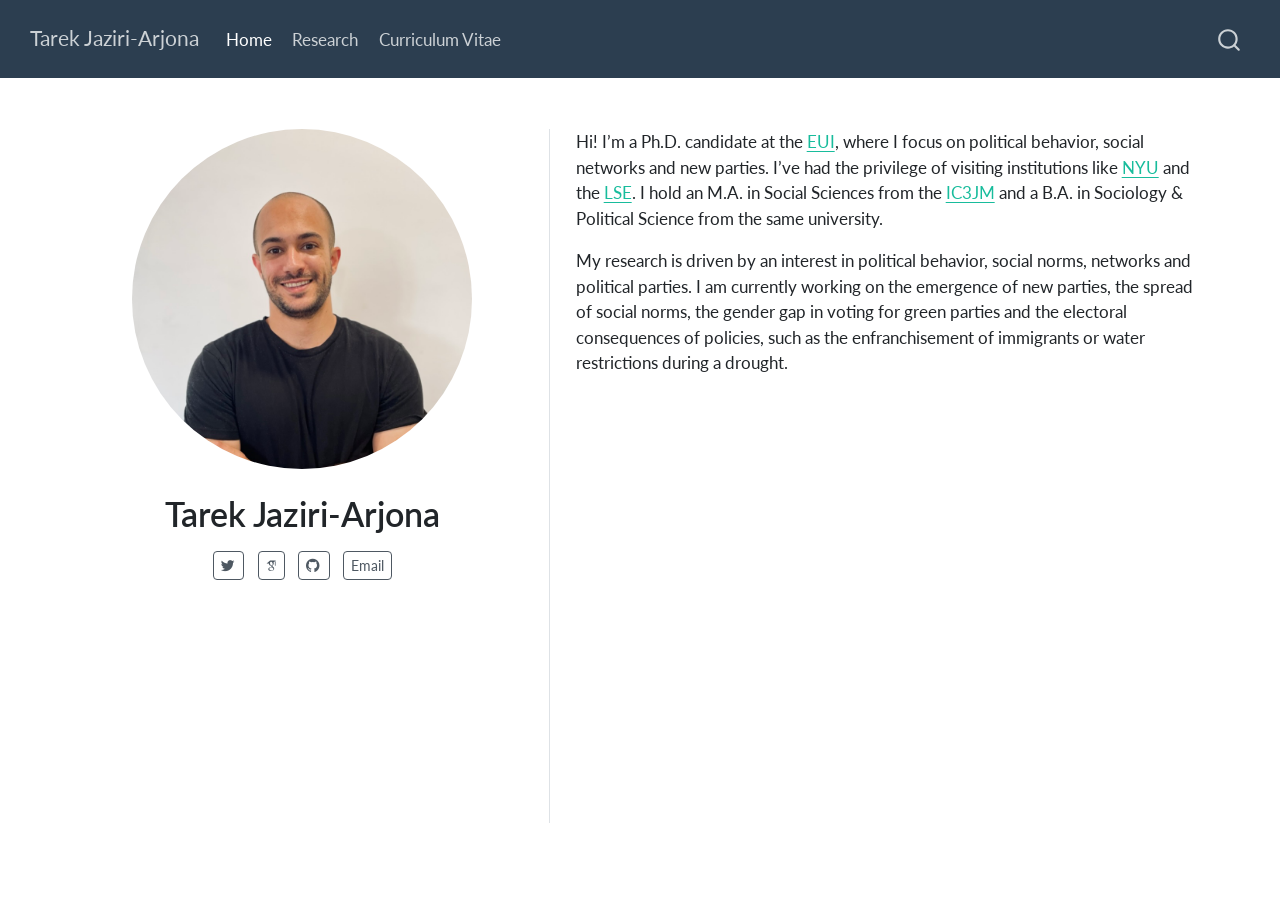
<file: docs/index.html>
<!DOCTYPE html>
<html xmlns="http://www.w3.org/1999/xhtml" lang="en" xml:lang="en"><head>

<meta charset="utf-8">
<meta name="generator" content="quarto-1.4.554">

<meta name="viewport" content="width=device-width, initial-scale=1.0, user-scalable=yes">


<title>Tarek Jaziri-Arjona</title>
<style>
code{white-space: pre-wrap;}
span.smallcaps{font-variant: small-caps;}
div.columns{display: flex; gap: min(4vw, 1.5em);}
div.column{flex: auto; overflow-x: auto;}
div.hanging-indent{margin-left: 1.5em; text-indent: -1.5em;}
ul.task-list{list-style: none;}
ul.task-list li input[type="checkbox"] {
  width: 0.8em;
  margin: 0 0.8em 0.2em -1em; /* quarto-specific, see https://github.com/quarto-dev/quarto-cli/issues/4556 */ 
  vertical-align: middle;
}
</style>


<script src="site_libs/quarto-nav/quarto-nav.js"></script>
<script src="site_libs/quarto-nav/headroom.min.js"></script>
<script src="site_libs/clipboard/clipboard.min.js"></script>
<script src="site_libs/quarto-search/autocomplete.umd.js"></script>
<script src="site_libs/quarto-search/fuse.min.js"></script>
<script src="site_libs/quarto-search/quarto-search.js"></script>
<meta name="quarto:offset" content="./">
<script src="site_libs/quarto-html/quarto.js"></script>
<script src="site_libs/quarto-html/popper.min.js"></script>
<script src="site_libs/quarto-html/tippy.umd.min.js"></script>
<link href="site_libs/quarto-html/tippy.css" rel="stylesheet">
<link href="site_libs/quarto-html/quarto-syntax-highlighting.css" rel="stylesheet" id="quarto-text-highlighting-styles">
<script src="site_libs/bootstrap/bootstrap.min.js"></script>
<link href="site_libs/bootstrap/bootstrap-icons.css" rel="stylesheet">
<link href="site_libs/bootstrap/bootstrap.min.css" rel="stylesheet" id="quarto-bootstrap" data-mode="light">
<link href="site_libs/quarto-contrib/academicons-1.9.2/all.css" rel="stylesheet">
<link href="site_libs/quarto-contrib/academicons-1.9.2/size.css" rel="stylesheet">
<script id="quarto-search-options" type="application/json">{
  "location": "navbar",
  "copy-button": false,
  "collapse-after": 3,
  "panel-placement": "end",
  "type": "overlay",
  "limit": 50,
  "keyboard-shortcut": [
    "f",
    "/",
    "s"
  ],
  "show-item-context": false,
  "language": {
    "search-no-results-text": "No results",
    "search-matching-documents-text": "matching documents",
    "search-copy-link-title": "Copy link to search",
    "search-hide-matches-text": "Hide additional matches",
    "search-more-match-text": "more match in this document",
    "search-more-matches-text": "more matches in this document",
    "search-clear-button-title": "Clear",
    "search-text-placeholder": "",
    "search-detached-cancel-button-title": "Cancel",
    "search-submit-button-title": "Submit",
    "search-label": "Search"
  }
}</script>


<link rel="stylesheet" href="styles.css">
</head>

<body class="nav-fixed">

<div id="quarto-search-results"></div>
  <header id="quarto-header" class="headroom fixed-top">
    <nav class="navbar navbar-expand-lg " data-bs-theme="dark">
      <div class="navbar-container container-fluid">
      <div class="navbar-brand-container mx-auto">
    <a class="navbar-brand" href="./index.html">
    <span class="navbar-title">Tarek Jaziri-Arjona</span>
    </a>
  </div>
            <div id="quarto-search" class="" title="Search"></div>
          <button class="navbar-toggler" type="button" data-bs-toggle="collapse" data-bs-target="#navbarCollapse" aria-controls="navbarCollapse" aria-expanded="false" aria-label="Toggle navigation" onclick="if (window.quartoToggleHeadroom) { window.quartoToggleHeadroom(); }">
  <span class="navbar-toggler-icon"></span>
</button>
          <div class="collapse navbar-collapse" id="navbarCollapse">
            <ul class="navbar-nav navbar-nav-scroll me-auto">
  <li class="nav-item">
    <a class="nav-link active" href="./index.html" aria-current="page"> 
<span class="menu-text">Home</span></a>
  </li>  
  <li class="nav-item">
    <a class="nav-link" href="./research.html"> 
<span class="menu-text">Research</span></a>
  </li>  
  <li class="nav-item">
    <a class="nav-link" href="./CV.html"> 
<span class="menu-text">Curriculum Vitae</span></a>
  </li>  
</ul>
          </div> <!-- /navcollapse -->
          <div class="quarto-navbar-tools">
</div>
      </div> <!-- /container-fluid -->
    </nav>
</header>
<!-- content -->
<div id="quarto-content" class="quarto-container page-columns page-rows-contents page-layout-full page-navbar">
<!-- sidebar -->
<!-- margin-sidebar -->
    
<!-- main -->
<div class="quarto-about-trestles content column-page">
  <div class="about-entity">
    <img src="media/tarek.jpeg" class="about-image
  round " style="height: 20em; width: 20em;">
<header id="title-block-header" class="quarto-title-block default">
<div class="quarto-title">
<h1 class="title">Tarek Jaziri-Arjona</h1>
</div>
<div class="quarto-title-meta column-page">
  </div>
</header>
    <div class="about-links">
  <a href="https://www.x.com/tarekjaziri/" class="about-link" rel="" target="">
    <i class="bi bi-twitter"></i>
     <span class="about-link-text"></span>
  </a>
  <a href="https://scholar.google.com/citations?user=UDPjzgoAAAAJ&amp;hl=en&amp;oi=ao" class="about-link" rel="" target="">
     <span class="about-link-text"><i class="ai  ai-google-scholar"></i></span>
  </a>
  <a href="https://github.com/tarekjaziriarjona" class="about-link" rel="" target="">
    <i class="bi bi-github"></i>
     <span class="about-link-text"></span>
  </a>
  <a href="mailto:tarek.jaziriarjona@eui.eu" class="about-link" rel="" target="">
     <span class="about-link-text">Email</span>
  </a>
</div>
  </div>
  <div class="about-contents"><main class="content column-page" id="quarto-document-content">
<p>Hi! I’m a Ph.D.&nbsp;candidate at the <a href="https://www.eui.eu/en/home">EUI</a>, where I focus on political behavior, social networks and new parties. I’ve had the privilege of visiting institutions like <a href="https://as.nyu.edu/departments/politics.html">NYU</a> and the <a href="https://www.lse.ac.uk/government">LSE</a>. I hold an M.A.&nbsp;in Social Sciences from the <a href="https://ic3jm.es/en/">IC3JM</a> and a B.A. in Sociology &amp; Political Science from the same university.</p>
<p>My research is driven by an interest in political behavior, social norms, networks and political parties. I am currently working on the emergence of new parties, the spread of social norms, the gender gap in voting for green parties and the electoral consequences of policies, such as the enfranchisement of immigrants or water restrictions during a drought.</p>


</main></div>
</div>
 <!-- /main -->
<script id="quarto-html-after-body" type="application/javascript">
window.document.addEventListener("DOMContentLoaded", function (event) {
  const toggleBodyColorMode = (bsSheetEl) => {
    const mode = bsSheetEl.getAttribute("data-mode");
    const bodyEl = window.document.querySelector("body");
    if (mode === "dark") {
      bodyEl.classList.add("quarto-dark");
      bodyEl.classList.remove("quarto-light");
    } else {
      bodyEl.classList.add("quarto-light");
      bodyEl.classList.remove("quarto-dark");
    }
  }
  const toggleBodyColorPrimary = () => {
    const bsSheetEl = window.document.querySelector("link#quarto-bootstrap");
    if (bsSheetEl) {
      toggleBodyColorMode(bsSheetEl);
    }
  }
  toggleBodyColorPrimary();  
  const isCodeAnnotation = (el) => {
    for (const clz of el.classList) {
      if (clz.startsWith('code-annotation-')) {                     
        return true;
      }
    }
    return false;
  }
  const clipboard = new window.ClipboardJS('.code-copy-button', {
    text: function(trigger) {
      const codeEl = trigger.previousElementSibling.cloneNode(true);
      for (const childEl of codeEl.children) {
        if (isCodeAnnotation(childEl)) {
          childEl.remove();
        }
      }
      return codeEl.innerText;
    }
  });
  clipboard.on('success', function(e) {
    // button target
    const button = e.trigger;
    // don't keep focus
    button.blur();
    // flash "checked"
    button.classList.add('code-copy-button-checked');
    var currentTitle = button.getAttribute("title");
    button.setAttribute("title", "Copied!");
    let tooltip;
    if (window.bootstrap) {
      button.setAttribute("data-bs-toggle", "tooltip");
      button.setAttribute("data-bs-placement", "left");
      button.setAttribute("data-bs-title", "Copied!");
      tooltip = new bootstrap.Tooltip(button, 
        { trigger: "manual", 
          customClass: "code-copy-button-tooltip",
          offset: [0, -8]});
      tooltip.show();    
    }
    setTimeout(function() {
      if (tooltip) {
        tooltip.hide();
        button.removeAttribute("data-bs-title");
        button.removeAttribute("data-bs-toggle");
        button.removeAttribute("data-bs-placement");
      }
      button.setAttribute("title", currentTitle);
      button.classList.remove('code-copy-button-checked');
    }, 1000);
    // clear code selection
    e.clearSelection();
  });
    var localhostRegex = new RegExp(/^(?:http|https):\/\/localhost\:?[0-9]*\//);
    var mailtoRegex = new RegExp(/^mailto:/);
      var filterRegex = new RegExp('/' + window.location.host + '/');
    var isInternal = (href) => {
        return filterRegex.test(href) || localhostRegex.test(href) || mailtoRegex.test(href);
    }
    // Inspect non-navigation links and adorn them if external
 	var links = window.document.querySelectorAll('a[href]:not(.nav-link):not(.navbar-brand):not(.toc-action):not(.sidebar-link):not(.sidebar-item-toggle):not(.pagination-link):not(.no-external):not([aria-hidden]):not(.dropdown-item):not(.quarto-navigation-tool)');
    for (var i=0; i<links.length; i++) {
      const link = links[i];
      if (!isInternal(link.href)) {
        // undo the damage that might have been done by quarto-nav.js in the case of
        // links that we want to consider external
        if (link.dataset.originalHref !== undefined) {
          link.href = link.dataset.originalHref;
        }
      }
    }
  function tippyHover(el, contentFn, onTriggerFn, onUntriggerFn) {
    const config = {
      allowHTML: true,
      maxWidth: 500,
      delay: 100,
      arrow: false,
      appendTo: function(el) {
          return el.parentElement;
      },
      interactive: true,
      interactiveBorder: 10,
      theme: 'quarto',
      placement: 'bottom-start',
    };
    if (contentFn) {
      config.content = contentFn;
    }
    if (onTriggerFn) {
      config.onTrigger = onTriggerFn;
    }
    if (onUntriggerFn) {
      config.onUntrigger = onUntriggerFn;
    }
    window.tippy(el, config); 
  }
  const noterefs = window.document.querySelectorAll('a[role="doc-noteref"]');
  for (var i=0; i<noterefs.length; i++) {
    const ref = noterefs[i];
    tippyHover(ref, function() {
      // use id or data attribute instead here
      let href = ref.getAttribute('data-footnote-href') || ref.getAttribute('href');
      try { href = new URL(href).hash; } catch {}
      const id = href.replace(/^#\/?/, "");
      const note = window.document.getElementById(id);
      if (note) {
        return note.innerHTML;
      } else {
        return "";
      }
    });
  }
  const xrefs = window.document.querySelectorAll('a.quarto-xref');
  const processXRef = (id, note) => {
    // Strip column container classes
    const stripColumnClz = (el) => {
      el.classList.remove("page-full", "page-columns");
      if (el.children) {
        for (const child of el.children) {
          stripColumnClz(child);
        }
      }
    }
    stripColumnClz(note)
    if (id === null || id.startsWith('sec-')) {
      // Special case sections, only their first couple elements
      const container = document.createElement("div");
      if (note.children && note.children.length > 2) {
        container.appendChild(note.children[0].cloneNode(true));
        for (let i = 1; i < note.children.length; i++) {
          const child = note.children[i];
          if (child.tagName === "P" && child.innerText === "") {
            continue;
          } else {
            container.appendChild(child.cloneNode(true));
            break;
          }
        }
        if (window.Quarto?.typesetMath) {
          window.Quarto.typesetMath(container);
        }
        return container.innerHTML
      } else {
        if (window.Quarto?.typesetMath) {
          window.Quarto.typesetMath(note);
        }
        return note.innerHTML;
      }
    } else {
      // Remove any anchor links if they are present
      const anchorLink = note.querySelector('a.anchorjs-link');
      if (anchorLink) {
        anchorLink.remove();
      }
      if (window.Quarto?.typesetMath) {
        window.Quarto.typesetMath(note);
      }
      // TODO in 1.5, we should make sure this works without a callout special case
      if (note.classList.contains("callout")) {
        return note.outerHTML;
      } else {
        return note.innerHTML;
      }
    }
  }
  for (var i=0; i<xrefs.length; i++) {
    const xref = xrefs[i];
    tippyHover(xref, undefined, function(instance) {
      instance.disable();
      let url = xref.getAttribute('href');
      let hash = undefined; 
      if (url.startsWith('#')) {
        hash = url;
      } else {
        try { hash = new URL(url).hash; } catch {}
      }
      if (hash) {
        const id = hash.replace(/^#\/?/, "");
        const note = window.document.getElementById(id);
        if (note !== null) {
          try {
            const html = processXRef(id, note.cloneNode(true));
            instance.setContent(html);
          } finally {
            instance.enable();
            instance.show();
          }
        } else {
          // See if we can fetch this
          fetch(url.split('#')[0])
          .then(res => res.text())
          .then(html => {
            const parser = new DOMParser();
            const htmlDoc = parser.parseFromString(html, "text/html");
            const note = htmlDoc.getElementById(id);
            if (note !== null) {
              const html = processXRef(id, note);
              instance.setContent(html);
            } 
          }).finally(() => {
            instance.enable();
            instance.show();
          });
        }
      } else {
        // See if we can fetch a full url (with no hash to target)
        // This is a special case and we should probably do some content thinning / targeting
        fetch(url)
        .then(res => res.text())
        .then(html => {
          const parser = new DOMParser();
          const htmlDoc = parser.parseFromString(html, "text/html");
          const note = htmlDoc.querySelector('main.content');
          if (note !== null) {
            // This should only happen for chapter cross references
            // (since there is no id in the URL)
            // remove the first header
            if (note.children.length > 0 && note.children[0].tagName === "HEADER") {
              note.children[0].remove();
            }
            const html = processXRef(null, note);
            instance.setContent(html);
          } 
        }).finally(() => {
          instance.enable();
          instance.show();
        });
      }
    }, function(instance) {
    });
  }
      let selectedAnnoteEl;
      const selectorForAnnotation = ( cell, annotation) => {
        let cellAttr = 'data-code-cell="' + cell + '"';
        let lineAttr = 'data-code-annotation="' +  annotation + '"';
        const selector = 'span[' + cellAttr + '][' + lineAttr + ']';
        return selector;
      }
      const selectCodeLines = (annoteEl) => {
        const doc = window.document;
        const targetCell = annoteEl.getAttribute("data-target-cell");
        const targetAnnotation = annoteEl.getAttribute("data-target-annotation");
        const annoteSpan = window.document.querySelector(selectorForAnnotation(targetCell, targetAnnotation));
        const lines = annoteSpan.getAttribute("data-code-lines").split(",");
        const lineIds = lines.map((line) => {
          return targetCell + "-" + line;
        })
        let top = null;
        let height = null;
        let parent = null;
        if (lineIds.length > 0) {
            //compute the position of the single el (top and bottom and make a div)
            const el = window.document.getElementById(lineIds[0]);
            top = el.offsetTop;
            height = el.offsetHeight;
            parent = el.parentElement.parentElement;
          if (lineIds.length > 1) {
            const lastEl = window.document.getElementById(lineIds[lineIds.length - 1]);
            const bottom = lastEl.offsetTop + lastEl.offsetHeight;
            height = bottom - top;
          }
          if (top !== null && height !== null && parent !== null) {
            // cook up a div (if necessary) and position it 
            let div = window.document.getElementById("code-annotation-line-highlight");
            if (div === null) {
              div = window.document.createElement("div");
              div.setAttribute("id", "code-annotation-line-highlight");
              div.style.position = 'absolute';
              parent.appendChild(div);
            }
            div.style.top = top - 2 + "px";
            div.style.height = height + 4 + "px";
            div.style.left = 0;
            let gutterDiv = window.document.getElementById("code-annotation-line-highlight-gutter");
            if (gutterDiv === null) {
              gutterDiv = window.document.createElement("div");
              gutterDiv.setAttribute("id", "code-annotation-line-highlight-gutter");
              gutterDiv.style.position = 'absolute';
              const codeCell = window.document.getElementById(targetCell);
              const gutter = codeCell.querySelector('.code-annotation-gutter');
              gutter.appendChild(gutterDiv);
            }
            gutterDiv.style.top = top - 2 + "px";
            gutterDiv.style.height = height + 4 + "px";
          }
          selectedAnnoteEl = annoteEl;
        }
      };
      const unselectCodeLines = () => {
        const elementsIds = ["code-annotation-line-highlight", "code-annotation-line-highlight-gutter"];
        elementsIds.forEach((elId) => {
          const div = window.document.getElementById(elId);
          if (div) {
            div.remove();
          }
        });
        selectedAnnoteEl = undefined;
      };
        // Handle positioning of the toggle
    window.addEventListener(
      "resize",
      throttle(() => {
        elRect = undefined;
        if (selectedAnnoteEl) {
          selectCodeLines(selectedAnnoteEl);
        }
      }, 10)
    );
    function throttle(fn, ms) {
    let throttle = false;
    let timer;
      return (...args) => {
        if(!throttle) { // first call gets through
            fn.apply(this, args);
            throttle = true;
        } else { // all the others get throttled
            if(timer) clearTimeout(timer); // cancel #2
            timer = setTimeout(() => {
              fn.apply(this, args);
              timer = throttle = false;
            }, ms);
        }
      };
    }
      // Attach click handler to the DT
      const annoteDls = window.document.querySelectorAll('dt[data-target-cell]');
      for (const annoteDlNode of annoteDls) {
        annoteDlNode.addEventListener('click', (event) => {
          const clickedEl = event.target;
          if (clickedEl !== selectedAnnoteEl) {
            unselectCodeLines();
            const activeEl = window.document.querySelector('dt[data-target-cell].code-annotation-active');
            if (activeEl) {
              activeEl.classList.remove('code-annotation-active');
            }
            selectCodeLines(clickedEl);
            clickedEl.classList.add('code-annotation-active');
          } else {
            // Unselect the line
            unselectCodeLines();
            clickedEl.classList.remove('code-annotation-active');
          }
        });
      }
  const findCites = (el) => {
    const parentEl = el.parentElement;
    if (parentEl) {
      const cites = parentEl.dataset.cites;
      if (cites) {
        return {
          el,
          cites: cites.split(' ')
        };
      } else {
        return findCites(el.parentElement)
      }
    } else {
      return undefined;
    }
  };
  var bibliorefs = window.document.querySelectorAll('a[role="doc-biblioref"]');
  for (var i=0; i<bibliorefs.length; i++) {
    const ref = bibliorefs[i];
    const citeInfo = findCites(ref);
    if (citeInfo) {
      tippyHover(citeInfo.el, function() {
        var popup = window.document.createElement('div');
        citeInfo.cites.forEach(function(cite) {
          var citeDiv = window.document.createElement('div');
          citeDiv.classList.add('hanging-indent');
          citeDiv.classList.add('csl-entry');
          var biblioDiv = window.document.getElementById('ref-' + cite);
          if (biblioDiv) {
            citeDiv.innerHTML = biblioDiv.innerHTML;
          }
          popup.appendChild(citeDiv);
        });
        return popup.innerHTML;
      });
    }
  }
});
</script>
</div> <!-- /content -->




</body></html>
</file>
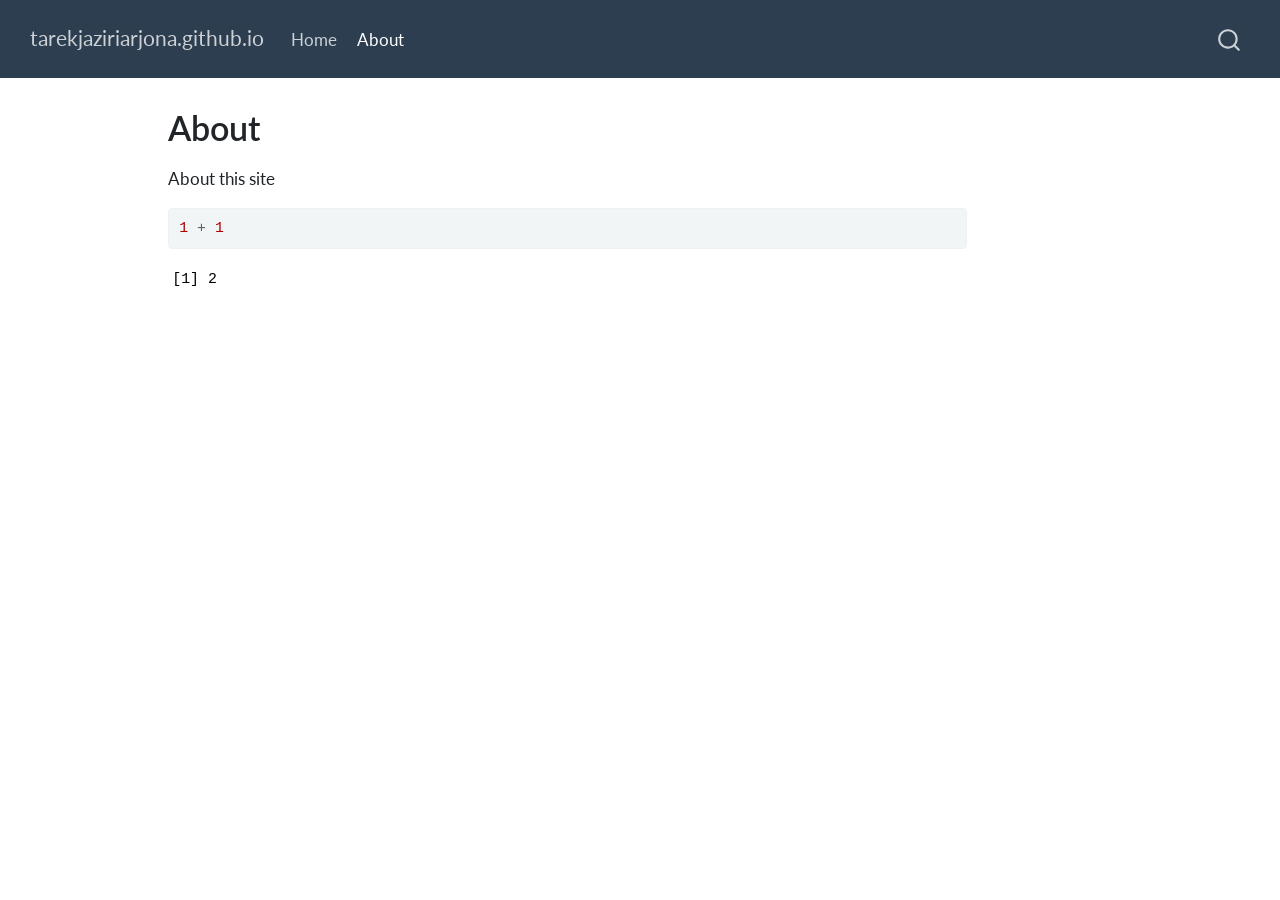
<file: docs/about.html>
<!DOCTYPE html>
<html xmlns="http://www.w3.org/1999/xhtml" lang="en" xml:lang="en"><head>

<meta charset="utf-8">
<meta name="generator" content="quarto-1.4.554">

<meta name="viewport" content="width=device-width, initial-scale=1.0, user-scalable=yes">


<title>tarekjaziriarjona.github.io - About</title>
<style>
code{white-space: pre-wrap;}
span.smallcaps{font-variant: small-caps;}
div.columns{display: flex; gap: min(4vw, 1.5em);}
div.column{flex: auto; overflow-x: auto;}
div.hanging-indent{margin-left: 1.5em; text-indent: -1.5em;}
ul.task-list{list-style: none;}
ul.task-list li input[type="checkbox"] {
  width: 0.8em;
  margin: 0 0.8em 0.2em -1em; /* quarto-specific, see https://github.com/quarto-dev/quarto-cli/issues/4556 */ 
  vertical-align: middle;
}
/* CSS for syntax highlighting */
pre > code.sourceCode { white-space: pre; position: relative; }
pre > code.sourceCode > span { line-height: 1.25; }
pre > code.sourceCode > span:empty { height: 1.2em; }
.sourceCode { overflow: visible; }
code.sourceCode > span { color: inherit; text-decoration: inherit; }
div.sourceCode { margin: 1em 0; }
pre.sourceCode { margin: 0; }
@media screen {
div.sourceCode { overflow: auto; }
}
@media print {
pre > code.sourceCode { white-space: pre-wrap; }
pre > code.sourceCode > span { text-indent: -5em; padding-left: 5em; }
}
pre.numberSource code
  { counter-reset: source-line 0; }
pre.numberSource code > span
  { position: relative; left: -4em; counter-increment: source-line; }
pre.numberSource code > span > a:first-child::before
  { content: counter(source-line);
    position: relative; left: -1em; text-align: right; vertical-align: baseline;
    border: none; display: inline-block;
    -webkit-touch-callout: none; -webkit-user-select: none;
    -khtml-user-select: none; -moz-user-select: none;
    -ms-user-select: none; user-select: none;
    padding: 0 4px; width: 4em;
  }
pre.numberSource { margin-left: 3em;  padding-left: 4px; }
div.sourceCode
  {   }
@media screen {
pre > code.sourceCode > span > a:first-child::before { text-decoration: underline; }
}
</style>


<script src="site_libs/quarto-nav/quarto-nav.js"></script>
<script src="site_libs/quarto-nav/headroom.min.js"></script>
<script src="site_libs/clipboard/clipboard.min.js"></script>
<script src="site_libs/quarto-search/autocomplete.umd.js"></script>
<script src="site_libs/quarto-search/fuse.min.js"></script>
<script src="site_libs/quarto-search/quarto-search.js"></script>
<meta name="quarto:offset" content="./">
<script src="site_libs/quarto-html/quarto.js"></script>
<script src="site_libs/quarto-html/popper.min.js"></script>
<script src="site_libs/quarto-html/tippy.umd.min.js"></script>
<script src="site_libs/quarto-html/anchor.min.js"></script>
<link href="site_libs/quarto-html/tippy.css" rel="stylesheet">
<link href="site_libs/quarto-html/quarto-syntax-highlighting.css" rel="stylesheet" id="quarto-text-highlighting-styles">
<script src="site_libs/bootstrap/bootstrap.min.js"></script>
<link href="site_libs/bootstrap/bootstrap-icons.css" rel="stylesheet">
<link href="site_libs/bootstrap/bootstrap.min.css" rel="stylesheet" id="quarto-bootstrap" data-mode="light">
<script id="quarto-search-options" type="application/json">{
  "location": "navbar",
  "copy-button": false,
  "collapse-after": 3,
  "panel-placement": "end",
  "type": "overlay",
  "limit": 50,
  "keyboard-shortcut": [
    "f",
    "/",
    "s"
  ],
  "show-item-context": false,
  "language": {
    "search-no-results-text": "No results",
    "search-matching-documents-text": "matching documents",
    "search-copy-link-title": "Copy link to search",
    "search-hide-matches-text": "Hide additional matches",
    "search-more-match-text": "more match in this document",
    "search-more-matches-text": "more matches in this document",
    "search-clear-button-title": "Clear",
    "search-text-placeholder": "",
    "search-detached-cancel-button-title": "Cancel",
    "search-submit-button-title": "Submit",
    "search-label": "Search"
  }
}</script>


<link rel="stylesheet" href="styles.css">
</head>

<body class="nav-fixed">

<div id="quarto-search-results"></div>
  <header id="quarto-header" class="headroom fixed-top">
    <nav class="navbar navbar-expand-lg " data-bs-theme="dark">
      <div class="navbar-container container-fluid">
      <div class="navbar-brand-container mx-auto">
    <a class="navbar-brand" href="./index.html">
    <span class="navbar-title">tarekjaziriarjona.github.io</span>
    </a>
  </div>
            <div id="quarto-search" class="" title="Search"></div>
          <button class="navbar-toggler" type="button" data-bs-toggle="collapse" data-bs-target="#navbarCollapse" aria-controls="navbarCollapse" aria-expanded="false" aria-label="Toggle navigation" onclick="if (window.quartoToggleHeadroom) { window.quartoToggleHeadroom(); }">
  <span class="navbar-toggler-icon"></span>
</button>
          <div class="collapse navbar-collapse" id="navbarCollapse">
            <ul class="navbar-nav navbar-nav-scroll me-auto">
  <li class="nav-item">
    <a class="nav-link" href="./index.html"> 
<span class="menu-text">Home</span></a>
  </li>  
  <li class="nav-item">
    <a class="nav-link active" href="./about.html" aria-current="page"> 
<span class="menu-text">About</span></a>
  </li>  
</ul>
          </div> <!-- /navcollapse -->
          <div class="quarto-navbar-tools">
</div>
      </div> <!-- /container-fluid -->
    </nav>
</header>
<!-- content -->
<div id="quarto-content" class="quarto-container page-columns page-rows-contents page-layout-article page-navbar">
<!-- sidebar -->
<!-- margin-sidebar -->
    <div id="quarto-margin-sidebar" class="sidebar margin-sidebar">
        
    </div>
<!-- main -->
<main class="content" id="quarto-document-content">

<header id="title-block-header" class="quarto-title-block default">
<div class="quarto-title">
<h1 class="title">About</h1>
</div>



<div class="quarto-title-meta">

    
  
    
  </div>
  


</header>


<p>About this site</p>
<div class="cell">
<div class="sourceCode cell-code" id="cb1"><pre class="sourceCode r code-with-copy"><code class="sourceCode r"><span id="cb1-1"><a href="#cb1-1" aria-hidden="true" tabindex="-1"></a><span class="dv">1</span> <span class="sc">+</span> <span class="dv">1</span></span></code><button title="Copy to Clipboard" class="code-copy-button"><i class="bi"></i></button></pre></div>
<div class="cell-output cell-output-stdout">
<pre><code>[1] 2</code></pre>
</div>
</div>



</main> <!-- /main -->
<script id="quarto-html-after-body" type="application/javascript">
window.document.addEventListener("DOMContentLoaded", function (event) {
  const toggleBodyColorMode = (bsSheetEl) => {
    const mode = bsSheetEl.getAttribute("data-mode");
    const bodyEl = window.document.querySelector("body");
    if (mode === "dark") {
      bodyEl.classList.add("quarto-dark");
      bodyEl.classList.remove("quarto-light");
    } else {
      bodyEl.classList.add("quarto-light");
      bodyEl.classList.remove("quarto-dark");
    }
  }
  const toggleBodyColorPrimary = () => {
    const bsSheetEl = window.document.querySelector("link#quarto-bootstrap");
    if (bsSheetEl) {
      toggleBodyColorMode(bsSheetEl);
    }
  }
  toggleBodyColorPrimary();  
  const icon = "";
  const anchorJS = new window.AnchorJS();
  anchorJS.options = {
    placement: 'right',
    icon: icon
  };
  anchorJS.add('.anchored');
  const isCodeAnnotation = (el) => {
    for (const clz of el.classList) {
      if (clz.startsWith('code-annotation-')) {                     
        return true;
      }
    }
    return false;
  }
  const clipboard = new window.ClipboardJS('.code-copy-button', {
    text: function(trigger) {
      const codeEl = trigger.previousElementSibling.cloneNode(true);
      for (const childEl of codeEl.children) {
        if (isCodeAnnotation(childEl)) {
          childEl.remove();
        }
      }
      return codeEl.innerText;
    }
  });
  clipboard.on('success', function(e) {
    // button target
    const button = e.trigger;
    // don't keep focus
    button.blur();
    // flash "checked"
    button.classList.add('code-copy-button-checked');
    var currentTitle = button.getAttribute("title");
    button.setAttribute("title", "Copied!");
    let tooltip;
    if (window.bootstrap) {
      button.setAttribute("data-bs-toggle", "tooltip");
      button.setAttribute("data-bs-placement", "left");
      button.setAttribute("data-bs-title", "Copied!");
      tooltip = new bootstrap.Tooltip(button, 
        { trigger: "manual", 
          customClass: "code-copy-button-tooltip",
          offset: [0, -8]});
      tooltip.show();    
    }
    setTimeout(function() {
      if (tooltip) {
        tooltip.hide();
        button.removeAttribute("data-bs-title");
        button.removeAttribute("data-bs-toggle");
        button.removeAttribute("data-bs-placement");
      }
      button.setAttribute("title", currentTitle);
      button.classList.remove('code-copy-button-checked');
    }, 1000);
    // clear code selection
    e.clearSelection();
  });
    var localhostRegex = new RegExp(/^(?:http|https):\/\/localhost\:?[0-9]*\//);
    var mailtoRegex = new RegExp(/^mailto:/);
      var filterRegex = new RegExp('/' + window.location.host + '/');
    var isInternal = (href) => {
        return filterRegex.test(href) || localhostRegex.test(href) || mailtoRegex.test(href);
    }
    // Inspect non-navigation links and adorn them if external
 	var links = window.document.querySelectorAll('a[href]:not(.nav-link):not(.navbar-brand):not(.toc-action):not(.sidebar-link):not(.sidebar-item-toggle):not(.pagination-link):not(.no-external):not([aria-hidden]):not(.dropdown-item):not(.quarto-navigation-tool)');
    for (var i=0; i<links.length; i++) {
      const link = links[i];
      if (!isInternal(link.href)) {
        // undo the damage that might have been done by quarto-nav.js in the case of
        // links that we want to consider external
        if (link.dataset.originalHref !== undefined) {
          link.href = link.dataset.originalHref;
        }
      }
    }
  function tippyHover(el, contentFn, onTriggerFn, onUntriggerFn) {
    const config = {
      allowHTML: true,
      maxWidth: 500,
      delay: 100,
      arrow: false,
      appendTo: function(el) {
          return el.parentElement;
      },
      interactive: true,
      interactiveBorder: 10,
      theme: 'quarto',
      placement: 'bottom-start',
    };
    if (contentFn) {
      config.content = contentFn;
    }
    if (onTriggerFn) {
      config.onTrigger = onTriggerFn;
    }
    if (onUntriggerFn) {
      config.onUntrigger = onUntriggerFn;
    }
    window.tippy(el, config); 
  }
  const noterefs = window.document.querySelectorAll('a[role="doc-noteref"]');
  for (var i=0; i<noterefs.length; i++) {
    const ref = noterefs[i];
    tippyHover(ref, function() {
      // use id or data attribute instead here
      let href = ref.getAttribute('data-footnote-href') || ref.getAttribute('href');
      try { href = new URL(href).hash; } catch {}
      const id = href.replace(/^#\/?/, "");
      const note = window.document.getElementById(id);
      if (note) {
        return note.innerHTML;
      } else {
        return "";
      }
    });
  }
  const xrefs = window.document.querySelectorAll('a.quarto-xref');
  const processXRef = (id, note) => {
    // Strip column container classes
    const stripColumnClz = (el) => {
      el.classList.remove("page-full", "page-columns");
      if (el.children) {
        for (const child of el.children) {
          stripColumnClz(child);
        }
      }
    }
    stripColumnClz(note)
    if (id === null || id.startsWith('sec-')) {
      // Special case sections, only their first couple elements
      const container = document.createElement("div");
      if (note.children && note.children.length > 2) {
        container.appendChild(note.children[0].cloneNode(true));
        for (let i = 1; i < note.children.length; i++) {
          const child = note.children[i];
          if (child.tagName === "P" && child.innerText === "") {
            continue;
          } else {
            container.appendChild(child.cloneNode(true));
            break;
          }
        }
        if (window.Quarto?.typesetMath) {
          window.Quarto.typesetMath(container);
        }
        return container.innerHTML
      } else {
        if (window.Quarto?.typesetMath) {
          window.Quarto.typesetMath(note);
        }
        return note.innerHTML;
      }
    } else {
      // Remove any anchor links if they are present
      const anchorLink = note.querySelector('a.anchorjs-link');
      if (anchorLink) {
        anchorLink.remove();
      }
      if (window.Quarto?.typesetMath) {
        window.Quarto.typesetMath(note);
      }
      // TODO in 1.5, we should make sure this works without a callout special case
      if (note.classList.contains("callout")) {
        return note.outerHTML;
      } else {
        return note.innerHTML;
      }
    }
  }
  for (var i=0; i<xrefs.length; i++) {
    const xref = xrefs[i];
    tippyHover(xref, undefined, function(instance) {
      instance.disable();
      let url = xref.getAttribute('href');
      let hash = undefined; 
      if (url.startsWith('#')) {
        hash = url;
      } else {
        try { hash = new URL(url).hash; } catch {}
      }
      if (hash) {
        const id = hash.replace(/^#\/?/, "");
        const note = window.document.getElementById(id);
        if (note !== null) {
          try {
            const html = processXRef(id, note.cloneNode(true));
            instance.setContent(html);
          } finally {
            instance.enable();
            instance.show();
          }
        } else {
          // See if we can fetch this
          fetch(url.split('#')[0])
          .then(res => res.text())
          .then(html => {
            const parser = new DOMParser();
            const htmlDoc = parser.parseFromString(html, "text/html");
            const note = htmlDoc.getElementById(id);
            if (note !== null) {
              const html = processXRef(id, note);
              instance.setContent(html);
            } 
          }).finally(() => {
            instance.enable();
            instance.show();
          });
        }
      } else {
        // See if we can fetch a full url (with no hash to target)
        // This is a special case and we should probably do some content thinning / targeting
        fetch(url)
        .then(res => res.text())
        .then(html => {
          const parser = new DOMParser();
          const htmlDoc = parser.parseFromString(html, "text/html");
          const note = htmlDoc.querySelector('main.content');
          if (note !== null) {
            // This should only happen for chapter cross references
            // (since there is no id in the URL)
            // remove the first header
            if (note.children.length > 0 && note.children[0].tagName === "HEADER") {
              note.children[0].remove();
            }
            const html = processXRef(null, note);
            instance.setContent(html);
          } 
        }).finally(() => {
          instance.enable();
          instance.show();
        });
      }
    }, function(instance) {
    });
  }
      let selectedAnnoteEl;
      const selectorForAnnotation = ( cell, annotation) => {
        let cellAttr = 'data-code-cell="' + cell + '"';
        let lineAttr = 'data-code-annotation="' +  annotation + '"';
        const selector = 'span[' + cellAttr + '][' + lineAttr + ']';
        return selector;
      }
      const selectCodeLines = (annoteEl) => {
        const doc = window.document;
        const targetCell = annoteEl.getAttribute("data-target-cell");
        const targetAnnotation = annoteEl.getAttribute("data-target-annotation");
        const annoteSpan = window.document.querySelector(selectorForAnnotation(targetCell, targetAnnotation));
        const lines = annoteSpan.getAttribute("data-code-lines").split(",");
        const lineIds = lines.map((line) => {
          return targetCell + "-" + line;
        })
        let top = null;
        let height = null;
        let parent = null;
        if (lineIds.length > 0) {
            //compute the position of the single el (top and bottom and make a div)
            const el = window.document.getElementById(lineIds[0]);
            top = el.offsetTop;
            height = el.offsetHeight;
            parent = el.parentElement.parentElement;
          if (lineIds.length > 1) {
            const lastEl = window.document.getElementById(lineIds[lineIds.length - 1]);
            const bottom = lastEl.offsetTop + lastEl.offsetHeight;
            height = bottom - top;
          }
          if (top !== null && height !== null && parent !== null) {
            // cook up a div (if necessary) and position it 
            let div = window.document.getElementById("code-annotation-line-highlight");
            if (div === null) {
              div = window.document.createElement("div");
              div.setAttribute("id", "code-annotation-line-highlight");
              div.style.position = 'absolute';
              parent.appendChild(div);
            }
            div.style.top = top - 2 + "px";
            div.style.height = height + 4 + "px";
            div.style.left = 0;
            let gutterDiv = window.document.getElementById("code-annotation-line-highlight-gutter");
            if (gutterDiv === null) {
              gutterDiv = window.document.createElement("div");
              gutterDiv.setAttribute("id", "code-annotation-line-highlight-gutter");
              gutterDiv.style.position = 'absolute';
              const codeCell = window.document.getElementById(targetCell);
              const gutter = codeCell.querySelector('.code-annotation-gutter');
              gutter.appendChild(gutterDiv);
            }
            gutterDiv.style.top = top - 2 + "px";
            gutterDiv.style.height = height + 4 + "px";
          }
          selectedAnnoteEl = annoteEl;
        }
      };
      const unselectCodeLines = () => {
        const elementsIds = ["code-annotation-line-highlight", "code-annotation-line-highlight-gutter"];
        elementsIds.forEach((elId) => {
          const div = window.document.getElementById(elId);
          if (div) {
            div.remove();
          }
        });
        selectedAnnoteEl = undefined;
      };
        // Handle positioning of the toggle
    window.addEventListener(
      "resize",
      throttle(() => {
        elRect = undefined;
        if (selectedAnnoteEl) {
          selectCodeLines(selectedAnnoteEl);
        }
      }, 10)
    );
    function throttle(fn, ms) {
    let throttle = false;
    let timer;
      return (...args) => {
        if(!throttle) { // first call gets through
            fn.apply(this, args);
            throttle = true;
        } else { // all the others get throttled
            if(timer) clearTimeout(timer); // cancel #2
            timer = setTimeout(() => {
              fn.apply(this, args);
              timer = throttle = false;
            }, ms);
        }
      };
    }
      // Attach click handler to the DT
      const annoteDls = window.document.querySelectorAll('dt[data-target-cell]');
      for (const annoteDlNode of annoteDls) {
        annoteDlNode.addEventListener('click', (event) => {
          const clickedEl = event.target;
          if (clickedEl !== selectedAnnoteEl) {
            unselectCodeLines();
            const activeEl = window.document.querySelector('dt[data-target-cell].code-annotation-active');
            if (activeEl) {
              activeEl.classList.remove('code-annotation-active');
            }
            selectCodeLines(clickedEl);
            clickedEl.classList.add('code-annotation-active');
          } else {
            // Unselect the line
            unselectCodeLines();
            clickedEl.classList.remove('code-annotation-active');
          }
        });
      }
  const findCites = (el) => {
    const parentEl = el.parentElement;
    if (parentEl) {
      const cites = parentEl.dataset.cites;
      if (cites) {
        return {
          el,
          cites: cites.split(' ')
        };
      } else {
        return findCites(el.parentElement)
      }
    } else {
      return undefined;
    }
  };
  var bibliorefs = window.document.querySelectorAll('a[role="doc-biblioref"]');
  for (var i=0; i<bibliorefs.length; i++) {
    const ref = bibliorefs[i];
    const citeInfo = findCites(ref);
    if (citeInfo) {
      tippyHover(citeInfo.el, function() {
        var popup = window.document.createElement('div');
        citeInfo.cites.forEach(function(cite) {
          var citeDiv = window.document.createElement('div');
          citeDiv.classList.add('hanging-indent');
          citeDiv.classList.add('csl-entry');
          var biblioDiv = window.document.getElementById('ref-' + cite);
          if (biblioDiv) {
            citeDiv.innerHTML = biblioDiv.innerHTML;
          }
          popup.appendChild(citeDiv);
        });
        return popup.innerHTML;
      });
    }
  }
});
</script>
</div> <!-- /content -->




</body></html>
</file>
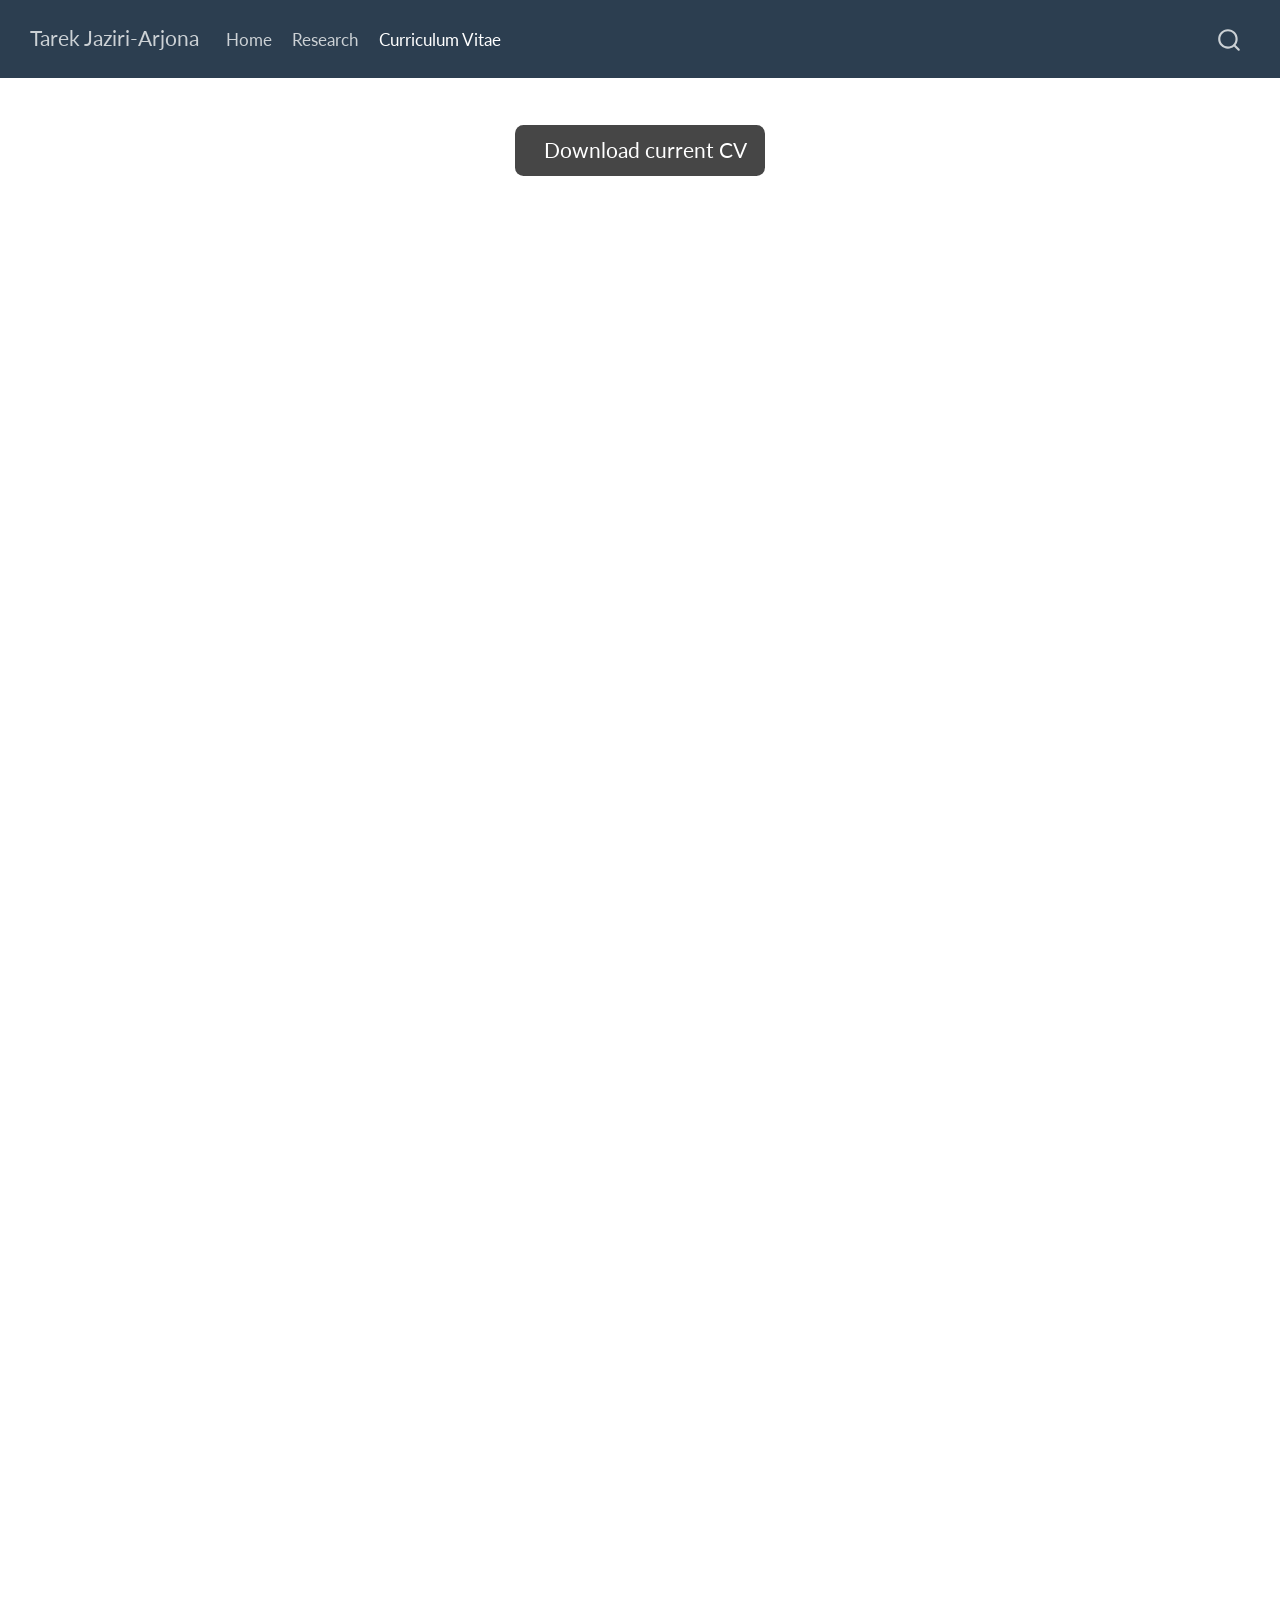
<file: docs/CV.html>
<!DOCTYPE html>
<html xmlns="http://www.w3.org/1999/xhtml" lang="en" xml:lang="en"><head>

<meta charset="utf-8">
<meta name="generator" content="quarto-1.4.554">

<meta name="viewport" content="width=device-width, initial-scale=1.0, user-scalable=yes">


<title>Curriculum Vitae</title>
<style>
code{white-space: pre-wrap;}
span.smallcaps{font-variant: small-caps;}
div.columns{display: flex; gap: min(4vw, 1.5em);}
div.column{flex: auto; overflow-x: auto;}
div.hanging-indent{margin-left: 1.5em; text-indent: -1.5em;}
ul.task-list{list-style: none;}
ul.task-list li input[type="checkbox"] {
  width: 0.8em;
  margin: 0 0.8em 0.2em -1em; /* quarto-specific, see https://github.com/quarto-dev/quarto-cli/issues/4556 */ 
  vertical-align: middle;
}
</style>


<script src="site_libs/quarto-nav/quarto-nav.js"></script>
<script src="site_libs/quarto-nav/headroom.min.js"></script>
<script src="site_libs/clipboard/clipboard.min.js"></script>
<script src="site_libs/quarto-search/autocomplete.umd.js"></script>
<script src="site_libs/quarto-search/fuse.min.js"></script>
<script src="site_libs/quarto-search/quarto-search.js"></script>
<meta name="quarto:offset" content="./">
<script src="site_libs/quarto-html/quarto.js"></script>
<script src="site_libs/quarto-html/popper.min.js"></script>
<script src="site_libs/quarto-html/tippy.umd.min.js"></script>
<script src="site_libs/quarto-html/anchor.min.js"></script>
<link href="site_libs/quarto-html/tippy.css" rel="stylesheet">
<link href="site_libs/quarto-html/quarto-syntax-highlighting.css" rel="stylesheet" id="quarto-text-highlighting-styles">
<script src="site_libs/bootstrap/bootstrap.min.js"></script>
<link href="site_libs/bootstrap/bootstrap-icons.css" rel="stylesheet">
<link href="site_libs/bootstrap/bootstrap.min.css" rel="stylesheet" id="quarto-bootstrap" data-mode="light">
<script id="quarto-search-options" type="application/json">{
  "location": "navbar",
  "copy-button": false,
  "collapse-after": 3,
  "panel-placement": "end",
  "type": "overlay",
  "limit": 50,
  "keyboard-shortcut": [
    "f",
    "/",
    "s"
  ],
  "show-item-context": false,
  "language": {
    "search-no-results-text": "No results",
    "search-matching-documents-text": "matching documents",
    "search-copy-link-title": "Copy link to search",
    "search-hide-matches-text": "Hide additional matches",
    "search-more-match-text": "more match in this document",
    "search-more-matches-text": "more matches in this document",
    "search-clear-button-title": "Clear",
    "search-text-placeholder": "",
    "search-detached-cancel-button-title": "Cancel",
    "search-submit-button-title": "Submit",
    "search-label": "Search"
  }
}</script>


<link rel="stylesheet" href="styles.css">
</head>

<body class="nav-fixed">

<div id="quarto-search-results"></div>
  <header id="quarto-header" class="headroom fixed-top">
    <nav class="navbar navbar-expand-lg " data-bs-theme="dark">
      <div class="navbar-container container-fluid">
      <div class="navbar-brand-container mx-auto">
    <a class="navbar-brand" href="./index.html">
    <span class="navbar-title">Tarek Jaziri-Arjona</span>
    </a>
  </div>
            <div id="quarto-search" class="" title="Search"></div>
          <button class="navbar-toggler" type="button" data-bs-toggle="collapse" data-bs-target="#navbarCollapse" aria-controls="navbarCollapse" aria-expanded="false" aria-label="Toggle navigation" onclick="if (window.quartoToggleHeadroom) { window.quartoToggleHeadroom(); }">
  <span class="navbar-toggler-icon"></span>
</button>
          <div class="collapse navbar-collapse" id="navbarCollapse">
            <ul class="navbar-nav navbar-nav-scroll me-auto">
  <li class="nav-item">
    <a class="nav-link" href="./index.html"> 
<span class="menu-text">Home</span></a>
  </li>  
  <li class="nav-item">
    <a class="nav-link" href="./research.html"> 
<span class="menu-text">Research</span></a>
  </li>  
  <li class="nav-item">
    <a class="nav-link active" href="./CV.html" aria-current="page"> 
<span class="menu-text">Curriculum Vitae</span></a>
  </li>  
</ul>
          </div> <!-- /navcollapse -->
          <div class="quarto-navbar-tools">
</div>
      </div> <!-- /container-fluid -->
    </nav>
</header>
<!-- content -->
<div id="quarto-content" class="quarto-container page-columns page-rows-contents page-layout-full page-navbar">
<!-- sidebar -->
<!-- margin-sidebar -->
    <div id="quarto-margin-sidebar" class="sidebar margin-sidebar zindex-bottom">
        
    </div>
<!-- main -->
<main class="content column-page" id="quarto-document-content">

<header id="title-block-header" class="quarto-title-block default">
<div class="quarto-title">
<h1 class="title">Curriculum Vitae</h1>
</div>



<div class="quarto-title-meta column-page">

    
  
    
  </div>
  


</header>


<div class="cell">
<style type="text/css">

#title-block-header .title {
    display: none;
}

#title-block-header .description {  /* Adapt based on the actual class or ID */
    color: white;
    font-size: 1.7em;  /* Adjust as needed */ 
    font-weight: bold;  /* Makes the text bold */
}

</style>
</div>
<div class="cell">
<style type="text/css">
.embed-container {
    position: relative;
    padding-bottom: 129%;
    height: 0;
    overflow: hidden;
    max-width: 100%;
}

.embed-container iframe,
.embed-container object,
.embed-container embed {
    position: absolute;
    top: 0;
    left: 0;
    width: 100%;
    height: 100%;
}
</style>
</div>
<style>
  .btn-black {
    background-color: #464646;
    color: white;
  }
</style>

<p class="text-center">
  <a class="btn btn-lg btn-black cv-download" href="media/CV-2024.pdf" target="_blank">
    <i class="fa-solid fa-file-arrow-down"></i> Download current CV
  </a>
</p>

<style>
  .embed-container {
    text-align: center;
    width: 180%;  /* Adjust as needed */
    margin: auto;  /* Centers the container */
  }

  .embed-container iframe {
    width: 100%;  /* Takes the full width of its parent container */
    height: 1400px;  /* Adjust as needed */
    border: 0.5px;
  }
</style>

<div class="embed-container">
  <iframe src="media/CV-2024.pdf" style="border: 0.5px"></iframe>
</div>




</main> <!-- /main -->
<script id="quarto-html-after-body" type="application/javascript">
window.document.addEventListener("DOMContentLoaded", function (event) {
  const toggleBodyColorMode = (bsSheetEl) => {
    const mode = bsSheetEl.getAttribute("data-mode");
    const bodyEl = window.document.querySelector("body");
    if (mode === "dark") {
      bodyEl.classList.add("quarto-dark");
      bodyEl.classList.remove("quarto-light");
    } else {
      bodyEl.classList.add("quarto-light");
      bodyEl.classList.remove("quarto-dark");
    }
  }
  const toggleBodyColorPrimary = () => {
    const bsSheetEl = window.document.querySelector("link#quarto-bootstrap");
    if (bsSheetEl) {
      toggleBodyColorMode(bsSheetEl);
    }
  }
  toggleBodyColorPrimary();  
  const icon = "";
  const anchorJS = new window.AnchorJS();
  anchorJS.options = {
    placement: 'right',
    icon: icon
  };
  anchorJS.add('.anchored');
  const isCodeAnnotation = (el) => {
    for (const clz of el.classList) {
      if (clz.startsWith('code-annotation-')) {                     
        return true;
      }
    }
    return false;
  }
  const clipboard = new window.ClipboardJS('.code-copy-button', {
    text: function(trigger) {
      const codeEl = trigger.previousElementSibling.cloneNode(true);
      for (const childEl of codeEl.children) {
        if (isCodeAnnotation(childEl)) {
          childEl.remove();
        }
      }
      return codeEl.innerText;
    }
  });
  clipboard.on('success', function(e) {
    // button target
    const button = e.trigger;
    // don't keep focus
    button.blur();
    // flash "checked"
    button.classList.add('code-copy-button-checked');
    var currentTitle = button.getAttribute("title");
    button.setAttribute("title", "Copied!");
    let tooltip;
    if (window.bootstrap) {
      button.setAttribute("data-bs-toggle", "tooltip");
      button.setAttribute("data-bs-placement", "left");
      button.setAttribute("data-bs-title", "Copied!");
      tooltip = new bootstrap.Tooltip(button, 
        { trigger: "manual", 
          customClass: "code-copy-button-tooltip",
          offset: [0, -8]});
      tooltip.show();    
    }
    setTimeout(function() {
      if (tooltip) {
        tooltip.hide();
        button.removeAttribute("data-bs-title");
        button.removeAttribute("data-bs-toggle");
        button.removeAttribute("data-bs-placement");
      }
      button.setAttribute("title", currentTitle);
      button.classList.remove('code-copy-button-checked');
    }, 1000);
    // clear code selection
    e.clearSelection();
  });
    var localhostRegex = new RegExp(/^(?:http|https):\/\/localhost\:?[0-9]*\//);
    var mailtoRegex = new RegExp(/^mailto:/);
      var filterRegex = new RegExp('/' + window.location.host + '/');
    var isInternal = (href) => {
        return filterRegex.test(href) || localhostRegex.test(href) || mailtoRegex.test(href);
    }
    // Inspect non-navigation links and adorn them if external
 	var links = window.document.querySelectorAll('a[href]:not(.nav-link):not(.navbar-brand):not(.toc-action):not(.sidebar-link):not(.sidebar-item-toggle):not(.pagination-link):not(.no-external):not([aria-hidden]):not(.dropdown-item):not(.quarto-navigation-tool)');
    for (var i=0; i<links.length; i++) {
      const link = links[i];
      if (!isInternal(link.href)) {
        // undo the damage that might have been done by quarto-nav.js in the case of
        // links that we want to consider external
        if (link.dataset.originalHref !== undefined) {
          link.href = link.dataset.originalHref;
        }
      }
    }
  function tippyHover(el, contentFn, onTriggerFn, onUntriggerFn) {
    const config = {
      allowHTML: true,
      maxWidth: 500,
      delay: 100,
      arrow: false,
      appendTo: function(el) {
          return el.parentElement;
      },
      interactive: true,
      interactiveBorder: 10,
      theme: 'quarto',
      placement: 'bottom-start',
    };
    if (contentFn) {
      config.content = contentFn;
    }
    if (onTriggerFn) {
      config.onTrigger = onTriggerFn;
    }
    if (onUntriggerFn) {
      config.onUntrigger = onUntriggerFn;
    }
    window.tippy(el, config); 
  }
  const noterefs = window.document.querySelectorAll('a[role="doc-noteref"]');
  for (var i=0; i<noterefs.length; i++) {
    const ref = noterefs[i];
    tippyHover(ref, function() {
      // use id or data attribute instead here
      let href = ref.getAttribute('data-footnote-href') || ref.getAttribute('href');
      try { href = new URL(href).hash; } catch {}
      const id = href.replace(/^#\/?/, "");
      const note = window.document.getElementById(id);
      if (note) {
        return note.innerHTML;
      } else {
        return "";
      }
    });
  }
  const xrefs = window.document.querySelectorAll('a.quarto-xref');
  const processXRef = (id, note) => {
    // Strip column container classes
    const stripColumnClz = (el) => {
      el.classList.remove("page-full", "page-columns");
      if (el.children) {
        for (const child of el.children) {
          stripColumnClz(child);
        }
      }
    }
    stripColumnClz(note)
    if (id === null || id.startsWith('sec-')) {
      // Special case sections, only their first couple elements
      const container = document.createElement("div");
      if (note.children && note.children.length > 2) {
        container.appendChild(note.children[0].cloneNode(true));
        for (let i = 1; i < note.children.length; i++) {
          const child = note.children[i];
          if (child.tagName === "P" && child.innerText === "") {
            continue;
          } else {
            container.appendChild(child.cloneNode(true));
            break;
          }
        }
        if (window.Quarto?.typesetMath) {
          window.Quarto.typesetMath(container);
        }
        return container.innerHTML
      } else {
        if (window.Quarto?.typesetMath) {
          window.Quarto.typesetMath(note);
        }
        return note.innerHTML;
      }
    } else {
      // Remove any anchor links if they are present
      const anchorLink = note.querySelector('a.anchorjs-link');
      if (anchorLink) {
        anchorLink.remove();
      }
      if (window.Quarto?.typesetMath) {
        window.Quarto.typesetMath(note);
      }
      // TODO in 1.5, we should make sure this works without a callout special case
      if (note.classList.contains("callout")) {
        return note.outerHTML;
      } else {
        return note.innerHTML;
      }
    }
  }
  for (var i=0; i<xrefs.length; i++) {
    const xref = xrefs[i];
    tippyHover(xref, undefined, function(instance) {
      instance.disable();
      let url = xref.getAttribute('href');
      let hash = undefined; 
      if (url.startsWith('#')) {
        hash = url;
      } else {
        try { hash = new URL(url).hash; } catch {}
      }
      if (hash) {
        const id = hash.replace(/^#\/?/, "");
        const note = window.document.getElementById(id);
        if (note !== null) {
          try {
            const html = processXRef(id, note.cloneNode(true));
            instance.setContent(html);
          } finally {
            instance.enable();
            instance.show();
          }
        } else {
          // See if we can fetch this
          fetch(url.split('#')[0])
          .then(res => res.text())
          .then(html => {
            const parser = new DOMParser();
            const htmlDoc = parser.parseFromString(html, "text/html");
            const note = htmlDoc.getElementById(id);
            if (note !== null) {
              const html = processXRef(id, note);
              instance.setContent(html);
            } 
          }).finally(() => {
            instance.enable();
            instance.show();
          });
        }
      } else {
        // See if we can fetch a full url (with no hash to target)
        // This is a special case and we should probably do some content thinning / targeting
        fetch(url)
        .then(res => res.text())
        .then(html => {
          const parser = new DOMParser();
          const htmlDoc = parser.parseFromString(html, "text/html");
          const note = htmlDoc.querySelector('main.content');
          if (note !== null) {
            // This should only happen for chapter cross references
            // (since there is no id in the URL)
            // remove the first header
            if (note.children.length > 0 && note.children[0].tagName === "HEADER") {
              note.children[0].remove();
            }
            const html = processXRef(null, note);
            instance.setContent(html);
          } 
        }).finally(() => {
          instance.enable();
          instance.show();
        });
      }
    }, function(instance) {
    });
  }
      let selectedAnnoteEl;
      const selectorForAnnotation = ( cell, annotation) => {
        let cellAttr = 'data-code-cell="' + cell + '"';
        let lineAttr = 'data-code-annotation="' +  annotation + '"';
        const selector = 'span[' + cellAttr + '][' + lineAttr + ']';
        return selector;
      }
      const selectCodeLines = (annoteEl) => {
        const doc = window.document;
        const targetCell = annoteEl.getAttribute("data-target-cell");
        const targetAnnotation = annoteEl.getAttribute("data-target-annotation");
        const annoteSpan = window.document.querySelector(selectorForAnnotation(targetCell, targetAnnotation));
        const lines = annoteSpan.getAttribute("data-code-lines").split(",");
        const lineIds = lines.map((line) => {
          return targetCell + "-" + line;
        })
        let top = null;
        let height = null;
        let parent = null;
        if (lineIds.length > 0) {
            //compute the position of the single el (top and bottom and make a div)
            const el = window.document.getElementById(lineIds[0]);
            top = el.offsetTop;
            height = el.offsetHeight;
            parent = el.parentElement.parentElement;
          if (lineIds.length > 1) {
            const lastEl = window.document.getElementById(lineIds[lineIds.length - 1]);
            const bottom = lastEl.offsetTop + lastEl.offsetHeight;
            height = bottom - top;
          }
          if (top !== null && height !== null && parent !== null) {
            // cook up a div (if necessary) and position it 
            let div = window.document.getElementById("code-annotation-line-highlight");
            if (div === null) {
              div = window.document.createElement("div");
              div.setAttribute("id", "code-annotation-line-highlight");
              div.style.position = 'absolute';
              parent.appendChild(div);
            }
            div.style.top = top - 2 + "px";
            div.style.height = height + 4 + "px";
            div.style.left = 0;
            let gutterDiv = window.document.getElementById("code-annotation-line-highlight-gutter");
            if (gutterDiv === null) {
              gutterDiv = window.document.createElement("div");
              gutterDiv.setAttribute("id", "code-annotation-line-highlight-gutter");
              gutterDiv.style.position = 'absolute';
              const codeCell = window.document.getElementById(targetCell);
              const gutter = codeCell.querySelector('.code-annotation-gutter');
              gutter.appendChild(gutterDiv);
            }
            gutterDiv.style.top = top - 2 + "px";
            gutterDiv.style.height = height + 4 + "px";
          }
          selectedAnnoteEl = annoteEl;
        }
      };
      const unselectCodeLines = () => {
        const elementsIds = ["code-annotation-line-highlight", "code-annotation-line-highlight-gutter"];
        elementsIds.forEach((elId) => {
          const div = window.document.getElementById(elId);
          if (div) {
            div.remove();
          }
        });
        selectedAnnoteEl = undefined;
      };
        // Handle positioning of the toggle
    window.addEventListener(
      "resize",
      throttle(() => {
        elRect = undefined;
        if (selectedAnnoteEl) {
          selectCodeLines(selectedAnnoteEl);
        }
      }, 10)
    );
    function throttle(fn, ms) {
    let throttle = false;
    let timer;
      return (...args) => {
        if(!throttle) { // first call gets through
            fn.apply(this, args);
            throttle = true;
        } else { // all the others get throttled
            if(timer) clearTimeout(timer); // cancel #2
            timer = setTimeout(() => {
              fn.apply(this, args);
              timer = throttle = false;
            }, ms);
        }
      };
    }
      // Attach click handler to the DT
      const annoteDls = window.document.querySelectorAll('dt[data-target-cell]');
      for (const annoteDlNode of annoteDls) {
        annoteDlNode.addEventListener('click', (event) => {
          const clickedEl = event.target;
          if (clickedEl !== selectedAnnoteEl) {
            unselectCodeLines();
            const activeEl = window.document.querySelector('dt[data-target-cell].code-annotation-active');
            if (activeEl) {
              activeEl.classList.remove('code-annotation-active');
            }
            selectCodeLines(clickedEl);
            clickedEl.classList.add('code-annotation-active');
          } else {
            // Unselect the line
            unselectCodeLines();
            clickedEl.classList.remove('code-annotation-active');
          }
        });
      }
  const findCites = (el) => {
    const parentEl = el.parentElement;
    if (parentEl) {
      const cites = parentEl.dataset.cites;
      if (cites) {
        return {
          el,
          cites: cites.split(' ')
        };
      } else {
        return findCites(el.parentElement)
      }
    } else {
      return undefined;
    }
  };
  var bibliorefs = window.document.querySelectorAll('a[role="doc-biblioref"]');
  for (var i=0; i<bibliorefs.length; i++) {
    const ref = bibliorefs[i];
    const citeInfo = findCites(ref);
    if (citeInfo) {
      tippyHover(citeInfo.el, function() {
        var popup = window.document.createElement('div');
        citeInfo.cites.forEach(function(cite) {
          var citeDiv = window.document.createElement('div');
          citeDiv.classList.add('hanging-indent');
          citeDiv.classList.add('csl-entry');
          var biblioDiv = window.document.getElementById('ref-' + cite);
          if (biblioDiv) {
            citeDiv.innerHTML = biblioDiv.innerHTML;
          }
          popup.appendChild(citeDiv);
        });
        return popup.innerHTML;
      });
    }
  }
});
</script>
</div> <!-- /content -->




</body></html>
</file>
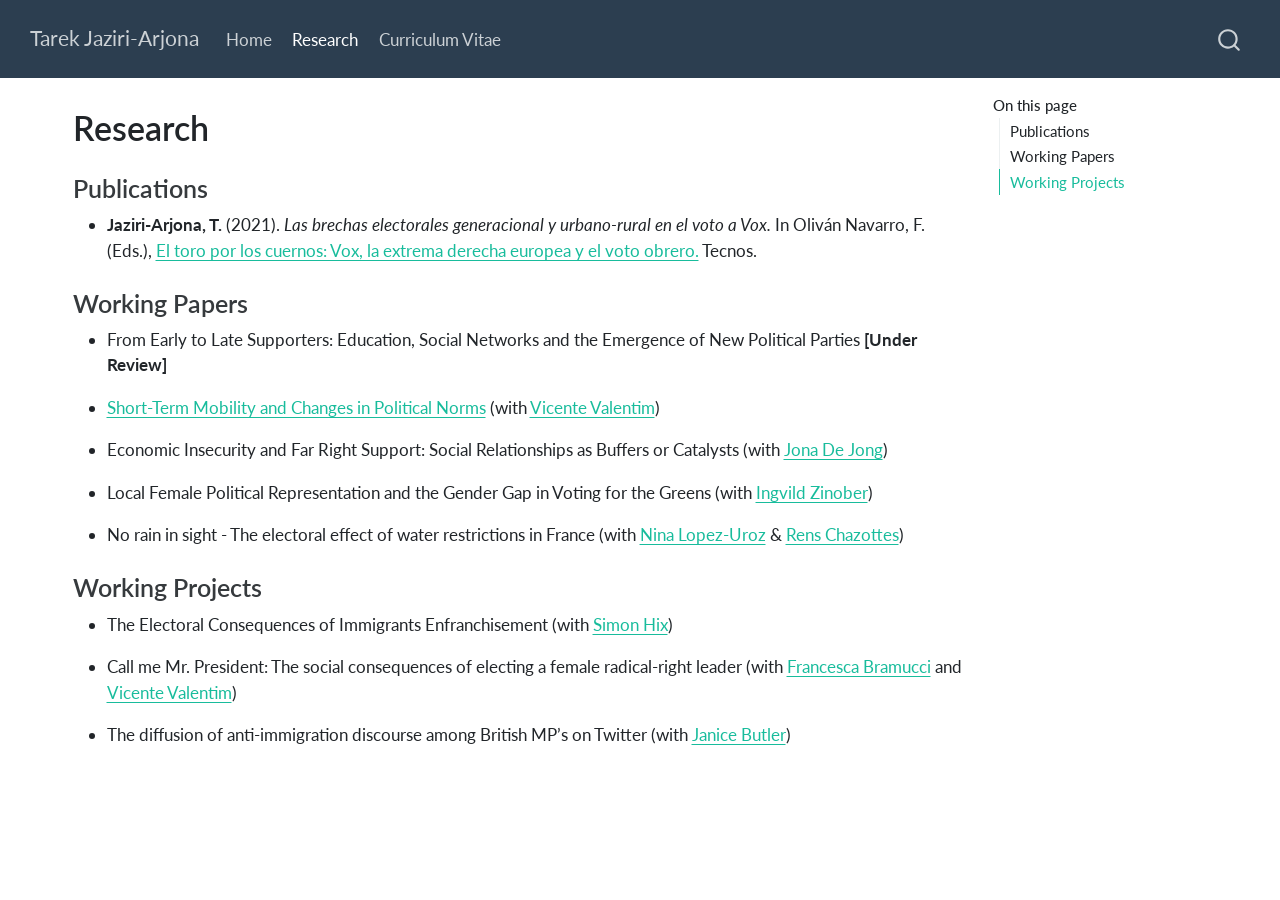
<file: docs/research.html>
<!DOCTYPE html>
<html xmlns="http://www.w3.org/1999/xhtml" lang="en" xml:lang="en"><head>

<meta charset="utf-8">
<meta name="generator" content="quarto-1.4.554">

<meta name="viewport" content="width=device-width, initial-scale=1.0, user-scalable=yes">


<title>Research</title>
<style>
code{white-space: pre-wrap;}
span.smallcaps{font-variant: small-caps;}
div.columns{display: flex; gap: min(4vw, 1.5em);}
div.column{flex: auto; overflow-x: auto;}
div.hanging-indent{margin-left: 1.5em; text-indent: -1.5em;}
ul.task-list{list-style: none;}
ul.task-list li input[type="checkbox"] {
  width: 0.8em;
  margin: 0 0.8em 0.2em -1em; /* quarto-specific, see https://github.com/quarto-dev/quarto-cli/issues/4556 */ 
  vertical-align: middle;
}
</style>


<script src="site_libs/quarto-nav/quarto-nav.js"></script>
<script src="site_libs/quarto-nav/headroom.min.js"></script>
<script src="site_libs/clipboard/clipboard.min.js"></script>
<script src="site_libs/quarto-search/autocomplete.umd.js"></script>
<script src="site_libs/quarto-search/fuse.min.js"></script>
<script src="site_libs/quarto-search/quarto-search.js"></script>
<meta name="quarto:offset" content="./">
<script src="site_libs/quarto-html/quarto.js"></script>
<script src="site_libs/quarto-html/popper.min.js"></script>
<script src="site_libs/quarto-html/tippy.umd.min.js"></script>
<script src="site_libs/quarto-html/anchor.min.js"></script>
<link href="site_libs/quarto-html/tippy.css" rel="stylesheet">
<link href="site_libs/quarto-html/quarto-syntax-highlighting.css" rel="stylesheet" id="quarto-text-highlighting-styles">
<script src="site_libs/bootstrap/bootstrap.min.js"></script>
<link href="site_libs/bootstrap/bootstrap-icons.css" rel="stylesheet">
<link href="site_libs/bootstrap/bootstrap.min.css" rel="stylesheet" id="quarto-bootstrap" data-mode="light">
<script id="quarto-search-options" type="application/json">{
  "location": "navbar",
  "copy-button": false,
  "collapse-after": 3,
  "panel-placement": "end",
  "type": "overlay",
  "limit": 50,
  "keyboard-shortcut": [
    "f",
    "/",
    "s"
  ],
  "show-item-context": false,
  "language": {
    "search-no-results-text": "No results",
    "search-matching-documents-text": "matching documents",
    "search-copy-link-title": "Copy link to search",
    "search-hide-matches-text": "Hide additional matches",
    "search-more-match-text": "more match in this document",
    "search-more-matches-text": "more matches in this document",
    "search-clear-button-title": "Clear",
    "search-text-placeholder": "",
    "search-detached-cancel-button-title": "Cancel",
    "search-submit-button-title": "Submit",
    "search-label": "Search"
  }
}</script>


<link rel="stylesheet" href="styles.css">
</head>

<body class="nav-fixed">

<div id="quarto-search-results"></div>
  <header id="quarto-header" class="headroom fixed-top">
    <nav class="navbar navbar-expand-lg " data-bs-theme="dark">
      <div class="navbar-container container-fluid">
      <div class="navbar-brand-container mx-auto">
    <a class="navbar-brand" href="./index.html">
    <span class="navbar-title">Tarek Jaziri-Arjona</span>
    </a>
  </div>
            <div id="quarto-search" class="" title="Search"></div>
          <button class="navbar-toggler" type="button" data-bs-toggle="collapse" data-bs-target="#navbarCollapse" aria-controls="navbarCollapse" aria-expanded="false" aria-label="Toggle navigation" onclick="if (window.quartoToggleHeadroom) { window.quartoToggleHeadroom(); }">
  <span class="navbar-toggler-icon"></span>
</button>
          <div class="collapse navbar-collapse" id="navbarCollapse">
            <ul class="navbar-nav navbar-nav-scroll me-auto">
  <li class="nav-item">
    <a class="nav-link" href="./index.html"> 
<span class="menu-text">Home</span></a>
  </li>  
  <li class="nav-item">
    <a class="nav-link active" href="./research.html" aria-current="page"> 
<span class="menu-text">Research</span></a>
  </li>  
  <li class="nav-item">
    <a class="nav-link" href="./CV.html"> 
<span class="menu-text">Curriculum Vitae</span></a>
  </li>  
</ul>
          </div> <!-- /navcollapse -->
          <div class="quarto-navbar-tools">
</div>
      </div> <!-- /container-fluid -->
    </nav>
</header>
<!-- content -->
<div id="quarto-content" class="quarto-container page-columns page-rows-contents page-layout-full page-navbar">
<!-- sidebar -->
<!-- margin-sidebar -->
    <div id="quarto-margin-sidebar" class="sidebar margin-sidebar">
        <nav id="TOC" role="doc-toc" class="toc-active">
    <h2 id="toc-title">On this page</h2>
   
  <ul>
  <li><a href="#publications" id="toc-publications" class="nav-link active" data-scroll-target="#publications">Publications</a></li>
  <li><a href="#working-papers" id="toc-working-papers" class="nav-link" data-scroll-target="#working-papers">Working Papers</a></li>
  <li><a href="#working-projects" id="toc-working-projects" class="nav-link" data-scroll-target="#working-projects">Working Projects</a></li>
  </ul>
</nav>
    </div>
<!-- main -->
<main class="content column-page-left" id="quarto-document-content">

<header id="title-block-header" class="quarto-title-block default">
<div class="quarto-title">
<h1 class="title">Research</h1>
</div>



<div class="quarto-title-meta column-page-left">

    
  
    
  </div>
  


</header>


<section id="publications" class="level3">
<h3 class="anchored" data-anchor-id="publications">Publications</h3>
<ul>
<li><strong>Jaziri-Arjona, T.</strong> (2021). <em>Las brechas electorales generacional y urbano-rural en el voto a Vox.</em> In Oliván Navarro, F. (Eds.), <a href="https://www.tecnos.es/libro/semilla-y-surco/el-toro-por-los-cuernos-vox-la-extrema-derecha-europea-y-el-voto-obrero-fidel-olivan-navarro-9788430981212/">El toro por los cuernos: Vox, la extrema derecha europea y el voto obrero.</a> Tecnos.</li>
</ul>
</section>
<section id="working-papers" class="level3">
<h3 class="anchored" data-anchor-id="working-papers">Working Papers</h3>
<ul>
<li><p>From Early to Late Supporters: Education, Social Networks and the Emergence of New Political Parties <strong>[Under Review]</strong></p></li>
<li><p><a href="https://osf.io/preprints/osf/98k5v">Short-Term Mobility and Changes in Political Norms</a> (with <a href="https://www.vicentevalentim.com">Vicente Valentim</a>)</p></li>
<li><p>Economic Insecurity and Far Right Support: Social Relationships as Buffers or Catalysts (with <a href="https://jonadejong.wordpress.com">Jona De Jong</a>)</p></li>
<li><p>Local Female Political Representation and the Gender Gap in Voting for the Greens (with <a href="https://www.eui.eu/people?id=ingvild-zinober">Ingvild Zinober</a>)</p></li>
<li><p>No rain in sight - The electoral effect of water restrictions in France (with <a href="https://me.eui.eu/nina-lopez-uroz/">Nina Lopez-Uroz</a> &amp; <a href="https://scholar.google.com/citations?user=hxKSQHoAAAAJ&amp;hl=fr">Rens Chazottes</a>)</p></li>
</ul>
</section>
<section id="working-projects" class="level3">
<h3 class="anchored" data-anchor-id="working-projects">Working Projects</h3>
<ul>
<li><p>The Electoral Consequences of Immigrants Enfranchisement (with <a href="https://simonhix.com">Simon Hix</a>)</p></li>
<li><p>Call me Mr.&nbsp;President: The social consequences of electing a female radical-right leader (with <a href="https://www.google.com/search?client=safari&amp;rls=en&amp;q=bramucci+fra&amp;ie=UTF-8&amp;oe=UTF-8">Francesca Bramucci</a> and <a href="https://www.vicentevalentim.com">Vicente Valentim</a>)</p></li>
<li><p>The diffusion of anti-immigration discourse among British MP’s on Twitter (with <a href="https://www.eui.eu/people?id=janice-butler">Janice Butler</a>)</p></li>
</ul>


</section>

</main> <!-- /main -->
<script id="quarto-html-after-body" type="application/javascript">
window.document.addEventListener("DOMContentLoaded", function (event) {
  const toggleBodyColorMode = (bsSheetEl) => {
    const mode = bsSheetEl.getAttribute("data-mode");
    const bodyEl = window.document.querySelector("body");
    if (mode === "dark") {
      bodyEl.classList.add("quarto-dark");
      bodyEl.classList.remove("quarto-light");
    } else {
      bodyEl.classList.add("quarto-light");
      bodyEl.classList.remove("quarto-dark");
    }
  }
  const toggleBodyColorPrimary = () => {
    const bsSheetEl = window.document.querySelector("link#quarto-bootstrap");
    if (bsSheetEl) {
      toggleBodyColorMode(bsSheetEl);
    }
  }
  toggleBodyColorPrimary();  
  const icon = "";
  const anchorJS = new window.AnchorJS();
  anchorJS.options = {
    placement: 'right',
    icon: icon
  };
  anchorJS.add('.anchored');
  const isCodeAnnotation = (el) => {
    for (const clz of el.classList) {
      if (clz.startsWith('code-annotation-')) {                     
        return true;
      }
    }
    return false;
  }
  const clipboard = new window.ClipboardJS('.code-copy-button', {
    text: function(trigger) {
      const codeEl = trigger.previousElementSibling.cloneNode(true);
      for (const childEl of codeEl.children) {
        if (isCodeAnnotation(childEl)) {
          childEl.remove();
        }
      }
      return codeEl.innerText;
    }
  });
  clipboard.on('success', function(e) {
    // button target
    const button = e.trigger;
    // don't keep focus
    button.blur();
    // flash "checked"
    button.classList.add('code-copy-button-checked');
    var currentTitle = button.getAttribute("title");
    button.setAttribute("title", "Copied!");
    let tooltip;
    if (window.bootstrap) {
      button.setAttribute("data-bs-toggle", "tooltip");
      button.setAttribute("data-bs-placement", "left");
      button.setAttribute("data-bs-title", "Copied!");
      tooltip = new bootstrap.Tooltip(button, 
        { trigger: "manual", 
          customClass: "code-copy-button-tooltip",
          offset: [0, -8]});
      tooltip.show();    
    }
    setTimeout(function() {
      if (tooltip) {
        tooltip.hide();
        button.removeAttribute("data-bs-title");
        button.removeAttribute("data-bs-toggle");
        button.removeAttribute("data-bs-placement");
      }
      button.setAttribute("title", currentTitle);
      button.classList.remove('code-copy-button-checked');
    }, 1000);
    // clear code selection
    e.clearSelection();
  });
    var localhostRegex = new RegExp(/^(?:http|https):\/\/localhost\:?[0-9]*\//);
    var mailtoRegex = new RegExp(/^mailto:/);
      var filterRegex = new RegExp('/' + window.location.host + '/');
    var isInternal = (href) => {
        return filterRegex.test(href) || localhostRegex.test(href) || mailtoRegex.test(href);
    }
    // Inspect non-navigation links and adorn them if external
 	var links = window.document.querySelectorAll('a[href]:not(.nav-link):not(.navbar-brand):not(.toc-action):not(.sidebar-link):not(.sidebar-item-toggle):not(.pagination-link):not(.no-external):not([aria-hidden]):not(.dropdown-item):not(.quarto-navigation-tool)');
    for (var i=0; i<links.length; i++) {
      const link = links[i];
      if (!isInternal(link.href)) {
        // undo the damage that might have been done by quarto-nav.js in the case of
        // links that we want to consider external
        if (link.dataset.originalHref !== undefined) {
          link.href = link.dataset.originalHref;
        }
      }
    }
  function tippyHover(el, contentFn, onTriggerFn, onUntriggerFn) {
    const config = {
      allowHTML: true,
      maxWidth: 500,
      delay: 100,
      arrow: false,
      appendTo: function(el) {
          return el.parentElement;
      },
      interactive: true,
      interactiveBorder: 10,
      theme: 'quarto',
      placement: 'bottom-start',
    };
    if (contentFn) {
      config.content = contentFn;
    }
    if (onTriggerFn) {
      config.onTrigger = onTriggerFn;
    }
    if (onUntriggerFn) {
      config.onUntrigger = onUntriggerFn;
    }
    window.tippy(el, config); 
  }
  const noterefs = window.document.querySelectorAll('a[role="doc-noteref"]');
  for (var i=0; i<noterefs.length; i++) {
    const ref = noterefs[i];
    tippyHover(ref, function() {
      // use id or data attribute instead here
      let href = ref.getAttribute('data-footnote-href') || ref.getAttribute('href');
      try { href = new URL(href).hash; } catch {}
      const id = href.replace(/^#\/?/, "");
      const note = window.document.getElementById(id);
      if (note) {
        return note.innerHTML;
      } else {
        return "";
      }
    });
  }
  const xrefs = window.document.querySelectorAll('a.quarto-xref');
  const processXRef = (id, note) => {
    // Strip column container classes
    const stripColumnClz = (el) => {
      el.classList.remove("page-full", "page-columns");
      if (el.children) {
        for (const child of el.children) {
          stripColumnClz(child);
        }
      }
    }
    stripColumnClz(note)
    if (id === null || id.startsWith('sec-')) {
      // Special case sections, only their first couple elements
      const container = document.createElement("div");
      if (note.children && note.children.length > 2) {
        container.appendChild(note.children[0].cloneNode(true));
        for (let i = 1; i < note.children.length; i++) {
          const child = note.children[i];
          if (child.tagName === "P" && child.innerText === "") {
            continue;
          } else {
            container.appendChild(child.cloneNode(true));
            break;
          }
        }
        if (window.Quarto?.typesetMath) {
          window.Quarto.typesetMath(container);
        }
        return container.innerHTML
      } else {
        if (window.Quarto?.typesetMath) {
          window.Quarto.typesetMath(note);
        }
        return note.innerHTML;
      }
    } else {
      // Remove any anchor links if they are present
      const anchorLink = note.querySelector('a.anchorjs-link');
      if (anchorLink) {
        anchorLink.remove();
      }
      if (window.Quarto?.typesetMath) {
        window.Quarto.typesetMath(note);
      }
      // TODO in 1.5, we should make sure this works without a callout special case
      if (note.classList.contains("callout")) {
        return note.outerHTML;
      } else {
        return note.innerHTML;
      }
    }
  }
  for (var i=0; i<xrefs.length; i++) {
    const xref = xrefs[i];
    tippyHover(xref, undefined, function(instance) {
      instance.disable();
      let url = xref.getAttribute('href');
      let hash = undefined; 
      if (url.startsWith('#')) {
        hash = url;
      } else {
        try { hash = new URL(url).hash; } catch {}
      }
      if (hash) {
        const id = hash.replace(/^#\/?/, "");
        const note = window.document.getElementById(id);
        if (note !== null) {
          try {
            const html = processXRef(id, note.cloneNode(true));
            instance.setContent(html);
          } finally {
            instance.enable();
            instance.show();
          }
        } else {
          // See if we can fetch this
          fetch(url.split('#')[0])
          .then(res => res.text())
          .then(html => {
            const parser = new DOMParser();
            const htmlDoc = parser.parseFromString(html, "text/html");
            const note = htmlDoc.getElementById(id);
            if (note !== null) {
              const html = processXRef(id, note);
              instance.setContent(html);
            } 
          }).finally(() => {
            instance.enable();
            instance.show();
          });
        }
      } else {
        // See if we can fetch a full url (with no hash to target)
        // This is a special case and we should probably do some content thinning / targeting
        fetch(url)
        .then(res => res.text())
        .then(html => {
          const parser = new DOMParser();
          const htmlDoc = parser.parseFromString(html, "text/html");
          const note = htmlDoc.querySelector('main.content');
          if (note !== null) {
            // This should only happen for chapter cross references
            // (since there is no id in the URL)
            // remove the first header
            if (note.children.length > 0 && note.children[0].tagName === "HEADER") {
              note.children[0].remove();
            }
            const html = processXRef(null, note);
            instance.setContent(html);
          } 
        }).finally(() => {
          instance.enable();
          instance.show();
        });
      }
    }, function(instance) {
    });
  }
      let selectedAnnoteEl;
      const selectorForAnnotation = ( cell, annotation) => {
        let cellAttr = 'data-code-cell="' + cell + '"';
        let lineAttr = 'data-code-annotation="' +  annotation + '"';
        const selector = 'span[' + cellAttr + '][' + lineAttr + ']';
        return selector;
      }
      const selectCodeLines = (annoteEl) => {
        const doc = window.document;
        const targetCell = annoteEl.getAttribute("data-target-cell");
        const targetAnnotation = annoteEl.getAttribute("data-target-annotation");
        const annoteSpan = window.document.querySelector(selectorForAnnotation(targetCell, targetAnnotation));
        const lines = annoteSpan.getAttribute("data-code-lines").split(",");
        const lineIds = lines.map((line) => {
          return targetCell + "-" + line;
        })
        let top = null;
        let height = null;
        let parent = null;
        if (lineIds.length > 0) {
            //compute the position of the single el (top and bottom and make a div)
            const el = window.document.getElementById(lineIds[0]);
            top = el.offsetTop;
            height = el.offsetHeight;
            parent = el.parentElement.parentElement;
          if (lineIds.length > 1) {
            const lastEl = window.document.getElementById(lineIds[lineIds.length - 1]);
            const bottom = lastEl.offsetTop + lastEl.offsetHeight;
            height = bottom - top;
          }
          if (top !== null && height !== null && parent !== null) {
            // cook up a div (if necessary) and position it 
            let div = window.document.getElementById("code-annotation-line-highlight");
            if (div === null) {
              div = window.document.createElement("div");
              div.setAttribute("id", "code-annotation-line-highlight");
              div.style.position = 'absolute';
              parent.appendChild(div);
            }
            div.style.top = top - 2 + "px";
            div.style.height = height + 4 + "px";
            div.style.left = 0;
            let gutterDiv = window.document.getElementById("code-annotation-line-highlight-gutter");
            if (gutterDiv === null) {
              gutterDiv = window.document.createElement("div");
              gutterDiv.setAttribute("id", "code-annotation-line-highlight-gutter");
              gutterDiv.style.position = 'absolute';
              const codeCell = window.document.getElementById(targetCell);
              const gutter = codeCell.querySelector('.code-annotation-gutter');
              gutter.appendChild(gutterDiv);
            }
            gutterDiv.style.top = top - 2 + "px";
            gutterDiv.style.height = height + 4 + "px";
          }
          selectedAnnoteEl = annoteEl;
        }
      };
      const unselectCodeLines = () => {
        const elementsIds = ["code-annotation-line-highlight", "code-annotation-line-highlight-gutter"];
        elementsIds.forEach((elId) => {
          const div = window.document.getElementById(elId);
          if (div) {
            div.remove();
          }
        });
        selectedAnnoteEl = undefined;
      };
        // Handle positioning of the toggle
    window.addEventListener(
      "resize",
      throttle(() => {
        elRect = undefined;
        if (selectedAnnoteEl) {
          selectCodeLines(selectedAnnoteEl);
        }
      }, 10)
    );
    function throttle(fn, ms) {
    let throttle = false;
    let timer;
      return (...args) => {
        if(!throttle) { // first call gets through
            fn.apply(this, args);
            throttle = true;
        } else { // all the others get throttled
            if(timer) clearTimeout(timer); // cancel #2
            timer = setTimeout(() => {
              fn.apply(this, args);
              timer = throttle = false;
            }, ms);
        }
      };
    }
      // Attach click handler to the DT
      const annoteDls = window.document.querySelectorAll('dt[data-target-cell]');
      for (const annoteDlNode of annoteDls) {
        annoteDlNode.addEventListener('click', (event) => {
          const clickedEl = event.target;
          if (clickedEl !== selectedAnnoteEl) {
            unselectCodeLines();
            const activeEl = window.document.querySelector('dt[data-target-cell].code-annotation-active');
            if (activeEl) {
              activeEl.classList.remove('code-annotation-active');
            }
            selectCodeLines(clickedEl);
            clickedEl.classList.add('code-annotation-active');
          } else {
            // Unselect the line
            unselectCodeLines();
            clickedEl.classList.remove('code-annotation-active');
          }
        });
      }
  const findCites = (el) => {
    const parentEl = el.parentElement;
    if (parentEl) {
      const cites = parentEl.dataset.cites;
      if (cites) {
        return {
          el,
          cites: cites.split(' ')
        };
      } else {
        return findCites(el.parentElement)
      }
    } else {
      return undefined;
    }
  };
  var bibliorefs = window.document.querySelectorAll('a[role="doc-biblioref"]');
  for (var i=0; i<bibliorefs.length; i++) {
    const ref = bibliorefs[i];
    const citeInfo = findCites(ref);
    if (citeInfo) {
      tippyHover(citeInfo.el, function() {
        var popup = window.document.createElement('div');
        citeInfo.cites.forEach(function(cite) {
          var citeDiv = window.document.createElement('div');
          citeDiv.classList.add('hanging-indent');
          citeDiv.classList.add('csl-entry');
          var biblioDiv = window.document.getElementById('ref-' + cite);
          if (biblioDiv) {
            citeDiv.innerHTML = biblioDiv.innerHTML;
          }
          popup.appendChild(citeDiv);
        });
        return popup.innerHTML;
      });
    }
  }
});
</script>
</div> <!-- /content -->




</body></html>
</file>
<file: docs/site_libs/quarto-html/tippy.css>
.tippy-box[data-animation=fade][data-state=hidden]{opacity:0}[data-tippy-root]{max-width:calc(100vw - 10px)}.tippy-box{position:relative;background-color:#333;color:#fff;border-radius:4px;font-size:14px;line-height:1.4;white-space:normal;outline:0;transition-property:transform,visibility,opacity}.tippy-box[data-placement^=top]>.tippy-arrow{bottom:0}.tippy-box[data-placement^=top]>.tippy-arrow:before{bottom:-7px;left:0;border-width:8px 8px 0;border-top-color:initial;transform-origin:center top}.tippy-box[data-placement^=bottom]>.tippy-arrow{top:0}.tippy-box[data-placement^=bottom]>.tippy-arrow:before{top:-7px;left:0;border-width:0 8px 8px;border-bottom-color:initial;transform-origin:center bottom}.tippy-box[data-placement^=left]>.tippy-arrow{right:0}.tippy-box[data-placement^=left]>.tippy-arrow:before{border-width:8px 0 8px 8px;border-left-color:initial;right:-7px;transform-origin:center left}.tippy-box[data-placement^=right]>.tippy-arrow{left:0}.tippy-box[data-placement^=right]>.tippy-arrow:before{left:-7px;border-width:8px 8px 8px 0;border-right-color:initial;transform-origin:center right}.tippy-box[data-inertia][data-state=visible]{transition-timing-function:cubic-bezier(.54,1.5,.38,1.11)}.tippy-arrow{width:16px;height:16px;color:#333}.tippy-arrow:before{content:"";position:absolute;border-color:transparent;border-style:solid}.tippy-content{position:relative;padding:5px 9px;z-index:1}
</file>
<file: docs/site_libs/quarto-html/quarto-syntax-highlighting.css>
/* quarto syntax highlight colors */
:root {
  --quarto-hl-ot-color: #003B4F;
  --quarto-hl-at-color: #657422;
  --quarto-hl-ss-color: #20794D;
  --quarto-hl-an-color: #5E5E5E;
  --quarto-hl-fu-color: #4758AB;
  --quarto-hl-st-color: #20794D;
  --quarto-hl-cf-color: #003B4F;
  --quarto-hl-op-color: #5E5E5E;
  --quarto-hl-er-color: #AD0000;
  --quarto-hl-bn-color: #AD0000;
  --quarto-hl-al-color: #AD0000;
  --quarto-hl-va-color: #111111;
  --quarto-hl-bu-color: inherit;
  --quarto-hl-ex-color: inherit;
  --quarto-hl-pp-color: #AD0000;
  --quarto-hl-in-color: #5E5E5E;
  --quarto-hl-vs-color: #20794D;
  --quarto-hl-wa-color: #5E5E5E;
  --quarto-hl-do-color: #5E5E5E;
  --quarto-hl-im-color: #00769E;
  --quarto-hl-ch-color: #20794D;
  --quarto-hl-dt-color: #AD0000;
  --quarto-hl-fl-color: #AD0000;
  --quarto-hl-co-color: #5E5E5E;
  --quarto-hl-cv-color: #5E5E5E;
  --quarto-hl-cn-color: #8f5902;
  --quarto-hl-sc-color: #5E5E5E;
  --quarto-hl-dv-color: #AD0000;
  --quarto-hl-kw-color: #003B4F;
}

/* other quarto variables */
:root {
  --quarto-font-monospace: SFMono-Regular, Menlo, Monaco, Consolas, "Liberation Mono", "Courier New", monospace;
}

pre > code.sourceCode > span {
  color: #003B4F;
}

code span {
  color: #003B4F;
}

code.sourceCode > span {
  color: #003B4F;
}

div.sourceCode,
div.sourceCode pre.sourceCode {
  color: #003B4F;
}

code span.ot {
  color: #003B4F;
  font-style: inherit;
}

code span.at {
  color: #657422;
  font-style: inherit;
}

code span.ss {
  color: #20794D;
  font-style: inherit;
}

code span.an {
  color: #5E5E5E;
  font-style: inherit;
}

code span.fu {
  color: #4758AB;
  font-style: inherit;
}

code span.st {
  color: #20794D;
  font-style: inherit;
}

code span.cf {
  color: #003B4F;
  font-style: inherit;
}

code span.op {
  color: #5E5E5E;
  font-style: inherit;
}

code span.er {
  color: #AD0000;
  font-style: inherit;
}

code span.bn {
  color: #AD0000;
  font-style: inherit;
}

code span.al {
  color: #AD0000;
  font-style: inherit;
}

code span.va {
  color: #111111;
  font-style: inherit;
}

code span.bu {
  font-style: inherit;
}

code span.ex {
  font-style: inherit;
}

code span.pp {
  color: #AD0000;
  font-style: inherit;
}

code span.in {
  color: #5E5E5E;
  font-style: inherit;
}

code span.vs {
  color: #20794D;
  font-style: inherit;
}

code span.wa {
  color: #5E5E5E;
  font-style: italic;
}

code span.do {
  color: #5E5E5E;
  font-style: italic;
}

code span.im {
  color: #00769E;
  font-style: inherit;
}

code span.ch {
  color: #20794D;
  font-style: inherit;
}

code span.dt {
  color: #AD0000;
  font-style: inherit;
}

code span.fl {
  color: #AD0000;
  font-style: inherit;
}

code span.co {
  color: #5E5E5E;
  font-style: inherit;
}

code span.cv {
  color: #5E5E5E;
  font-style: italic;
}

code span.cn {
  color: #8f5902;
  font-style: inherit;
}

code span.sc {
  color: #5E5E5E;
  font-style: inherit;
}

code span.dv {
  color: #AD0000;
  font-style: inherit;
}

code span.kw {
  color: #003B4F;
  font-style: inherit;
}

.prevent-inlining {
  content: "</";
}

/*# sourceMappingURL=debc5d5d77c3f9108843748ff7464032.css.map */
</file>
<file: docs/site_libs/quarto-contrib/academicons-1.9.2/all.css>
/*
 *  Academicons 1.9.4 by James Walsh (https://github.com/jpswalsh) and Katja Bercic (https://github.com/katjabercic)
 *  Fonts generated using FontForge - https://fontforge.org
 *  Square icons designed to be used alongside Font Awesome square icons - https://fortawesome.github.io/Font-Awesome/
 *  Licenses - Font: SIL OFL 1.1, CSS: MIT License
 */
@font-face {
  font-family: 'Academicons';
  font-style: normal;
  font-weight: 400;
  font-display: block;
  src: url('1e21o67/academicons.eot');
  src: url('1e21o67/academicons.eot') format('embedded-opentype'),
    url('1e21o67/academicons.ttf') format('truetype'),
    url('1e21o67/academicons.woff') format('woff'),
    url('1e21o67/academicons.svg') format('svg');
}

.ai {
  font-family: 'Academicons';
  font-weight: 400;
  -moz-osx-font-smoothing: grayscale;
  -webkit-font-smoothing: antialiased;
  display: inline-block;
  font-style: normal;
  font-variant: normal;
  text-rendering: auto;
  line-height: 1;
}

.ai-academia:before {
  content: "\e9af";
}

.ai-academia-square:before {
  content: "\e93d";
}

.ai-acclaim:before {
  content: "\e92e";
}

.ai-acclaim-square:before {
  content: "\e93a";
}

.ai-acm:before {
  content: "\e93c";
}

.ai-acm-square:before {
  content: "\e95d";
}

.ai-acmdl:before {
  content: "\e96a";
}

.ai-acmdl-square:before {
  content: "\e9d3";
}

.ai-ads:before {
  content: "\e9cb";
}

.ai-ads-square:before {
  content: "\e94a";
}

.ai-africarxiv:before {
  content: "\e91b";
}

.ai-africarxiv-square:before {
  content: "\e90b";
}

.ai-archive:before {
  content: "\e955";
}

.ai-archive-square:before {
  content: "\e956";
}

.ai-arxiv:before {
  content: "\e974";
}

.ai-arxiv-square:before {
  content: "\e9a6";
}

.ai-biorxiv:before {
  content: "\e9a2";
}

.ai-biorxiv-square:before {
  content: "\e98b";
}

.ai-ceur:before {
  content: "\e96d";
}

.ai-ceur-square:before {
  content: "\e92f";
}

.ai-ciencia-vitae:before {
  content: "\e912";
}

.ai-ciencia-vitae-square:before {
  content: "\e913";
}

.ai-clarivate:before {
  content: "\e924";
}

.ai-clarivate-square:before {
  content: "\e925";
}

.ai-closed-access:before {
  content: "\e942";
}

.ai-closed-access-square:before {
  content: "\e943";
}

.ai-conversation:before {
  content: "\e94c";
}

.ai-conversation-square:before {
  content: "\e915";
}

.ai-coursera:before {
  content: "\e95f";
}

.ai-coursera-square:before {
  content: "\e97f";
}

.ai-crossref:before {
  content: "\e918";
}

.ai-crossref-square:before {
  content: "\e919";
}

.ai-cv:before {
  content: "\e9a5";
}

.ai-cv-square:before {
  content: "\e90a";
}

.ai-datacite:before {
  content: "\e91c";
}

.ai-datacite-square:before {
  content: "\e91d";
}

.ai-dataverse:before {
  content: "\e9f7";
}

.ai-dataverse-square:before {
  content: "\e9e4";
}

.ai-dblp:before {
  content: "\e94f";
}

.ai-dblp-square:before {
  content: "\e93f";
}

.ai-depsy:before {
  content: "\e97a";
}

.ai-depsy-square:before {
  content: "\e94b";
}

.ai-doi:before {
  content: "\e97e";
}

.ai-doi-square:before {
  content: "\e98f";
}

.ai-dryad:before {
  content: "\e97c";
}

.ai-dryad-square:before {
  content: "\e98c";
}

.ai-elsevier:before {
  content: "\e961";
}

.ai-elsevier-square:before {
  content: "\e910";
}

.ai-figshare:before {
  content: "\e981";
}

.ai-figshare-square:before {
  content: "\e9e7";
}

.ai-google-scholar:before {
  content: "\e9d4";
}

.ai-google-scholar-square:before {
  content: "\e9f9";
}

.ai-hal:before {
  content: "\e92c";
}

.ai-hal-square:before {
  content: "\e92d";
}

.ai-hypothesis:before {
  content: "\e95a";
}

.ai-hypothesis-square:before {
  content: "\e95b";
}

.ai-ideas-repec:before {
  content: "\e9ed";
}

.ai-ideas-repec-square:before {
  content: "\e9f8";
}

.ai-ieee:before {
  content: "\e929";
}

.ai-ieee-square:before {
  content: "\e9b9";
}

.ai-impactstory:before {
  content: "\e9cf";
}

.ai-impactstory-square:before {
  content: "\e9aa";
}

.ai-inaturalist:before {
  content: "\e900";
}

.ai-inaturalist-square:before {
  content: "\e901";
}

.ai-inpn:before {
  content: "\e902";
}

.ai-inpn-square:before {
  content: "\e903";
}

.ai-inspire:before {
  content: "\e9e9";
}

.ai-inspire-square:before {
  content: "\e9fe";
}

.ai-isidore:before {
  content: "\e936";
}

.ai-isidore-square:before {
  content: "\e954";
}

.ai-isni:before {
  content: "\e957";
}

.ai-isni-square:before {
  content: "\e958";
}

.ai-jstor:before {
  content: "\e938";
}

.ai-jstor-square:before {
  content: "\e944";
}

.ai-lattes:before {
  content: "\e9b3";
}

.ai-lattes-square:before {
  content: "\e99c";
}

.ai-mathoverflow:before {
  content: "\e9f6";
}

.ai-mathoverflow-square:before {
  content: "\e97b";
}

.ai-mendeley:before {
  content: "\e9f0";
}

.ai-mendeley-square:before {
  content: "\e9f3";
}

.ai-moodle:before {
  content: "\e907";
}

.ai-moodle-square:before {
  content: "\e908";
}

.ai-mtmt:before {
  content: "\e950";
}

.ai-mtmt-square:before {
  content: "\e951";
}

.ai-nakala:before {
  content: "\e940";
}

.ai-nakala-square:before {
  content: "\e941";
}

.ai-obp:before {
  content: "\e92a";
}

.ai-obp-square:before {
  content: "\e92b";
}

.ai-open-access:before {
  content: "\e939";
}

.ai-open-access-square:before {
  content: "\e9f4";
}

.ai-open-data:before {
  content: "\e966";
}

.ai-open-data-square:before {
  content: "\e967";
}

.ai-open-materials:before {
  content: "\e968";
}

.ai-open-materials-square:before {
  content: "\e969";
}

.ai-openedition:before {
  content: "\e946";
}

.ai-openedition-square:before {
  content: "\e947";
}

.ai-orcid:before {
  content: "\e9d9";
}

.ai-orcid-square:before {
  content: "\e9c3";
}

.ai-osf:before {
  content: "\e9ef";
}

.ai-osf-square:before {
  content: "\e931";
}

.ai-overleaf:before {
  content: "\e914";
}

.ai-overleaf-square:before {
  content: "\e98d";
}

.ai-philpapers:before {
  content: "\e98a";
}

.ai-philpapers-square:before {
  content: "\e96f";
}

.ai-piazza:before {
  content: "\e99a";
}

.ai-piazza-square:before {
  content: "\e90c";
}

.ai-preregistered:before {
  content: "\e906";
}

.ai-preregistered-square:before {
  content: "\e96b";
}

.ai-protocols:before {
  content: "\e952";
}

.ai-protocols-square:before {
  content: "\e953";
}

.ai-psyarxiv:before {
  content: "\e90e";
}

.ai-psyarxiv-square:before {
  content: "\e90f";
}

.ai-publons:before {
  content: "\e937";
}

.ai-publons-square:before {
  content: "\e94e";
}

.ai-pubmed:before {
  content: "\e99f";
}

.ai-pubmed-square:before {
  content: "\e97d";
}

.ai-pubpeer:before {
  content: "\e922";
}

.ai-pubpeer-square:before {
  content: "\e923";
}

.ai-researcherid:before {
  content: "\e91a";
}

.ai-researcherid-square:before {
  content: "\e95c";
}

.ai-researchgate:before {
  content: "\e95e";
}

.ai-researchgate-square:before {
  content: "\e99e";
}

.ai-ror:before {
  content: "\e948";
}

.ai-ror-square:before {
  content: "\e949";
}

.ai-sci-hub:before {
  content: "\e959";
}

.ai-sci-hub-square:before {
  content: "\e905";
}

.ai-scirate:before {
  content: "\e98e";
}

.ai-scirate-square:before {
  content: "\e99d";
}

.ai-scopus:before {
  content: "\e91e";
}

.ai-scopus-square:before {
  content: "\e91f";
}

.ai-semantic-scholar:before {
  content: "\e96e";
}

.ai-semantic-scholar-square:before {
  content: "\e96c";
}

.ai-springer:before {
  content: "\e928";
}

.ai-springer-square:before {
  content: "\e99b";
}

.ai-ssrn:before {
  content: "\e916";
}

.ai-ssrn-square:before {
  content: "\e917";
}

.ai-stackoverflow:before {
  content: "\e920";
}

.ai-stackoverflow-square:before {
  content: "\e921";
}

.ai-viaf:before {
  content: "\e933";
}

.ai-viaf-square:before {
  content: "\e934";
}

.ai-wiley:before {
  content: "\e926";
}

.ai-wiley-square:before {
  content: "\e927";
}

.ai-zenodo:before {
  content: "\e911";
}

.ai-zotero:before {
  content: "\e962";
}

.ai-zotero-square:before {
  content: "\e932";
}

/*  Duplication of the FontAwesome style classes using 'ai' in place of 'fa'. */
.ai-lg {
  font-size: 1.33333em;
  line-height: 0.75em;
  vertical-align: -.0667em;
}

.ai-xs {
  font-size: .75em;
}

.ai-sm {
  font-size: .875em;
}

.ai-1x {
  font-size: 1em;
}

.ai-2x {
  font-size: 2em;
}

.ai-3x {
  font-size: 3em;
}

.ai-4x {
  font-size: 4em;
}

.ai-5x {
  font-size: 5em;
}

.ai-6x {
  font-size: 6em;
}

.ai-7x {
  font-size: 7em;
}

.ai-8x {
  font-size: 8em;
}

.ai-9x {
  font-size: 9em;
}

.ai-10x {
  font-size: 10em;
}

.ai-fw {
  text-align: center;
  width: 1.25em;
}

.ai-ul {
  list-style-type: none;
  margin-left: 2.5em;
  padding-left: 0;
}

.ai-ul>li {
  position: relative;
}

.ai-li {
  left: -2em;
  position: absolute;
  text-align: center;
  width: 2em;
  line-height: inherit;
}

.ai-border {
  border: solid 0.08em #eee;
  border-radius: .1em;
  padding: .2em .25em .15em;
}

.ai-pull-left {
  float: left;
}

.ai-pull-right {
  float: right;
}

.ai.ai-pull-left {
  margin-right: .3em;
}

.ai.ai-pull-right {
  margin-right: .3em;
}

.ai-stack {
  display: inline-block;
  height: 2em;
  line-height: 2em;
  position: relative;
  vertical-align: middle;
  width: 2.5em;
}

.ai-stack-1x,
.ai-stack-2x {
  left: 0;
  position: absolute;
  text-align: center;
  width: 100%;
}

.ai-stack-1x {
  line-height: inherit;
}

.ai-stack-2x {
  font-size: 2em;
}

.ai-inverse {
  color: #fff;
}
</file>
<file: docs/site_libs/quarto-contrib/academicons-1.9.2/size.css>
.ai-tiny {
  font-size: 0.5em;
}

.ai-scriptsize {
  font-size: 0.7em;
}

.ai-footnotesize {
  font-size: 0.8em;
}

.ai-small {
  font-size: 0.9em;
}

.ai-normalsize {
  font-size: 1em;
}

.ai-large {
  font-size: 1.2em;
}

.ai-Large {
  font-size: 1.5em;
}

.ai-LARGE {
  font-size: 1.75em;
}

.ai-huge {
  font-size: 2em;
}

.ai-Huge {
  font-size: 2.5em;
}

.ai-1x {
  font-size: 1em;
}

.ai-2x {
  font-size: 2em;
}

.ai-3x {
  font-size: 3em;
}

.ai-4x {
  font-size: 4em;
}

.ai-5x {
  font-size: 5em;
}

.ai-6x {
  font-size: 6em;
}

.ai-7x {
  font-size: 7em;
}

.ai-8x {
  font-size: 8em;
}

.ai-9x {
  font-size: 9em;
}

.ai-10x {
  font-size: 10em;
}

.ai-2xs {
  font-size: 0.625em;
  line-height: 0.1em;
  vertical-align: 0.225em;
}

.ai-xs {
  font-size: 0.75em;
  line-height: 0.08333em;
  vertical-align: 0.125em;
}

.ai-sm {
  font-size: 0.875em;
  line-height: 0.07143em;
  vertical-align: 0.05357em;
}

.ai-lg {
  font-size: 1.25em;
  line-height: 0.05em;
  vertical-align: -0.075em;
}

.ai-xl {
  font-size: 1.5em;
  line-height: 0.04167em;
  vertical-align: -0.125em;
}

.ai-2xl {
  font-size: 2em;
  line-height: 0.03125em;
  vertical-align: -0.1875em;
}
</file>
<file: docs/styles.css>
/* css styles */
</file>
